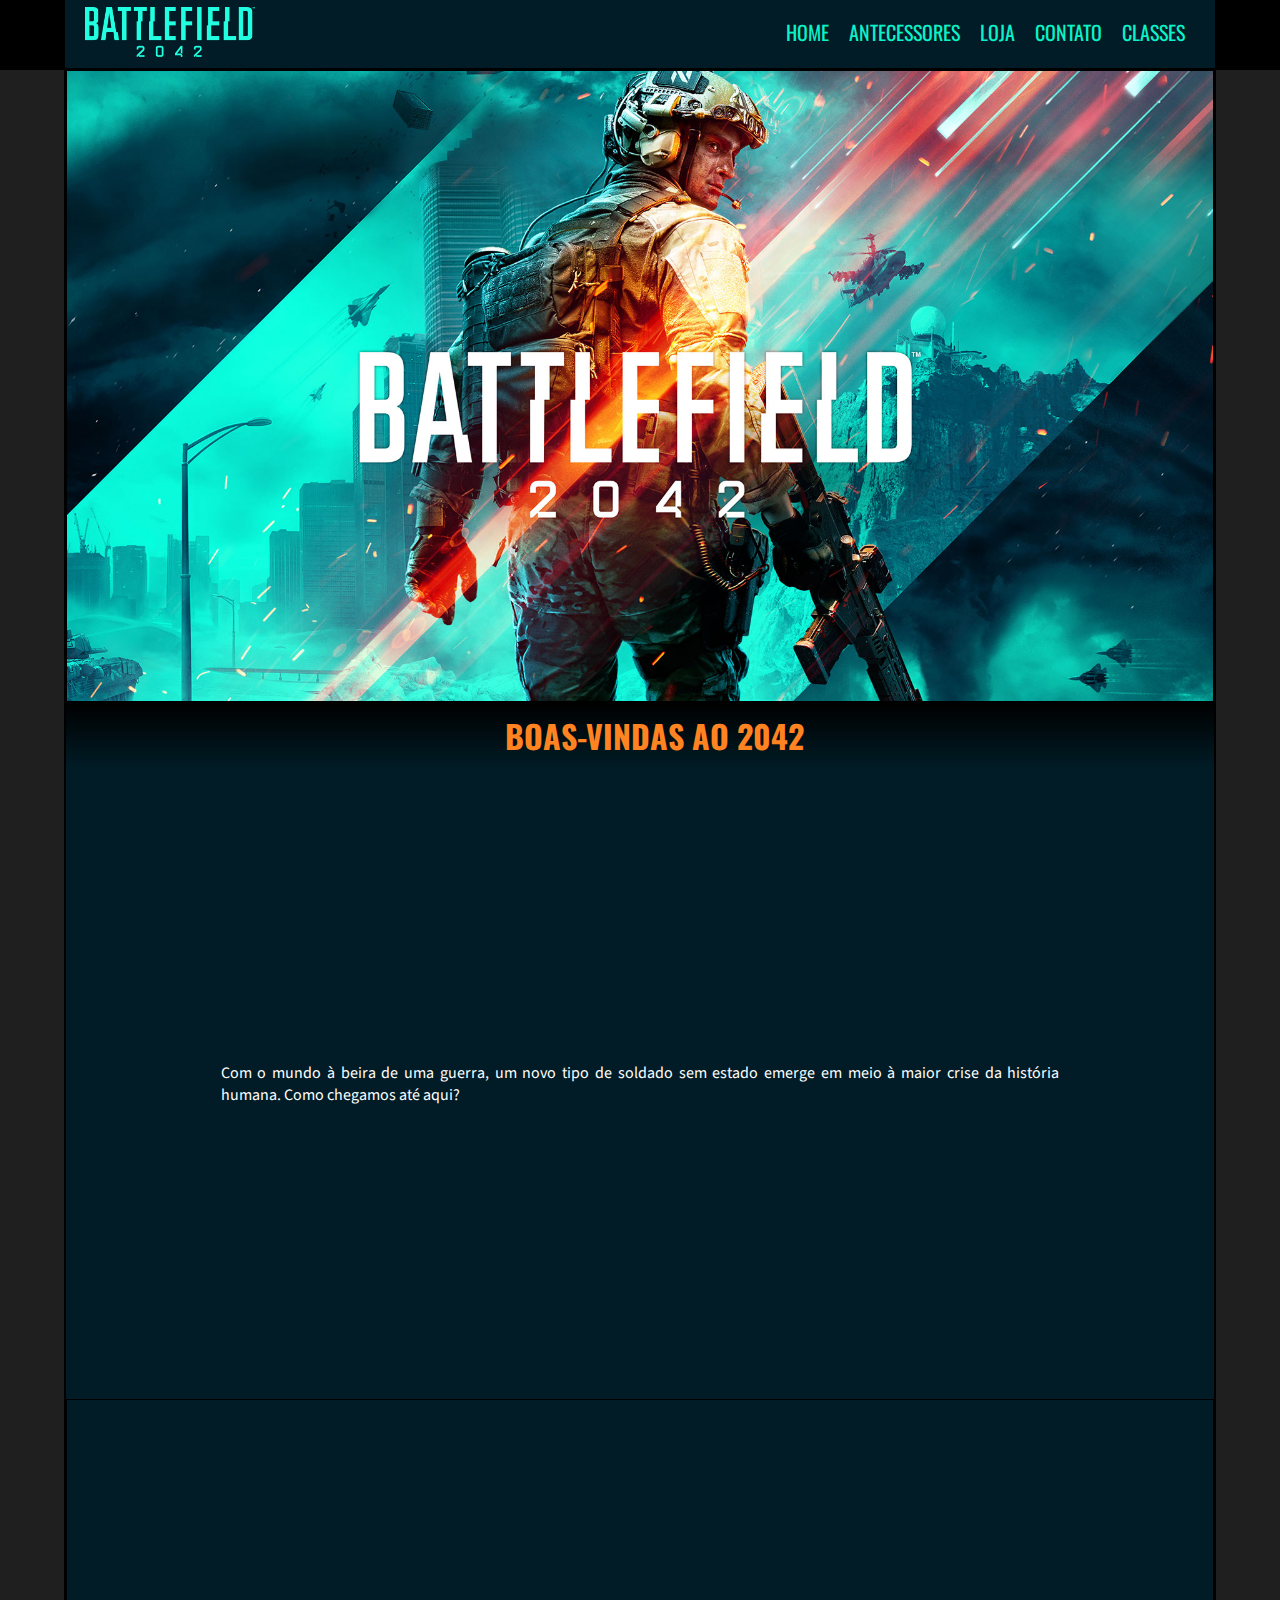
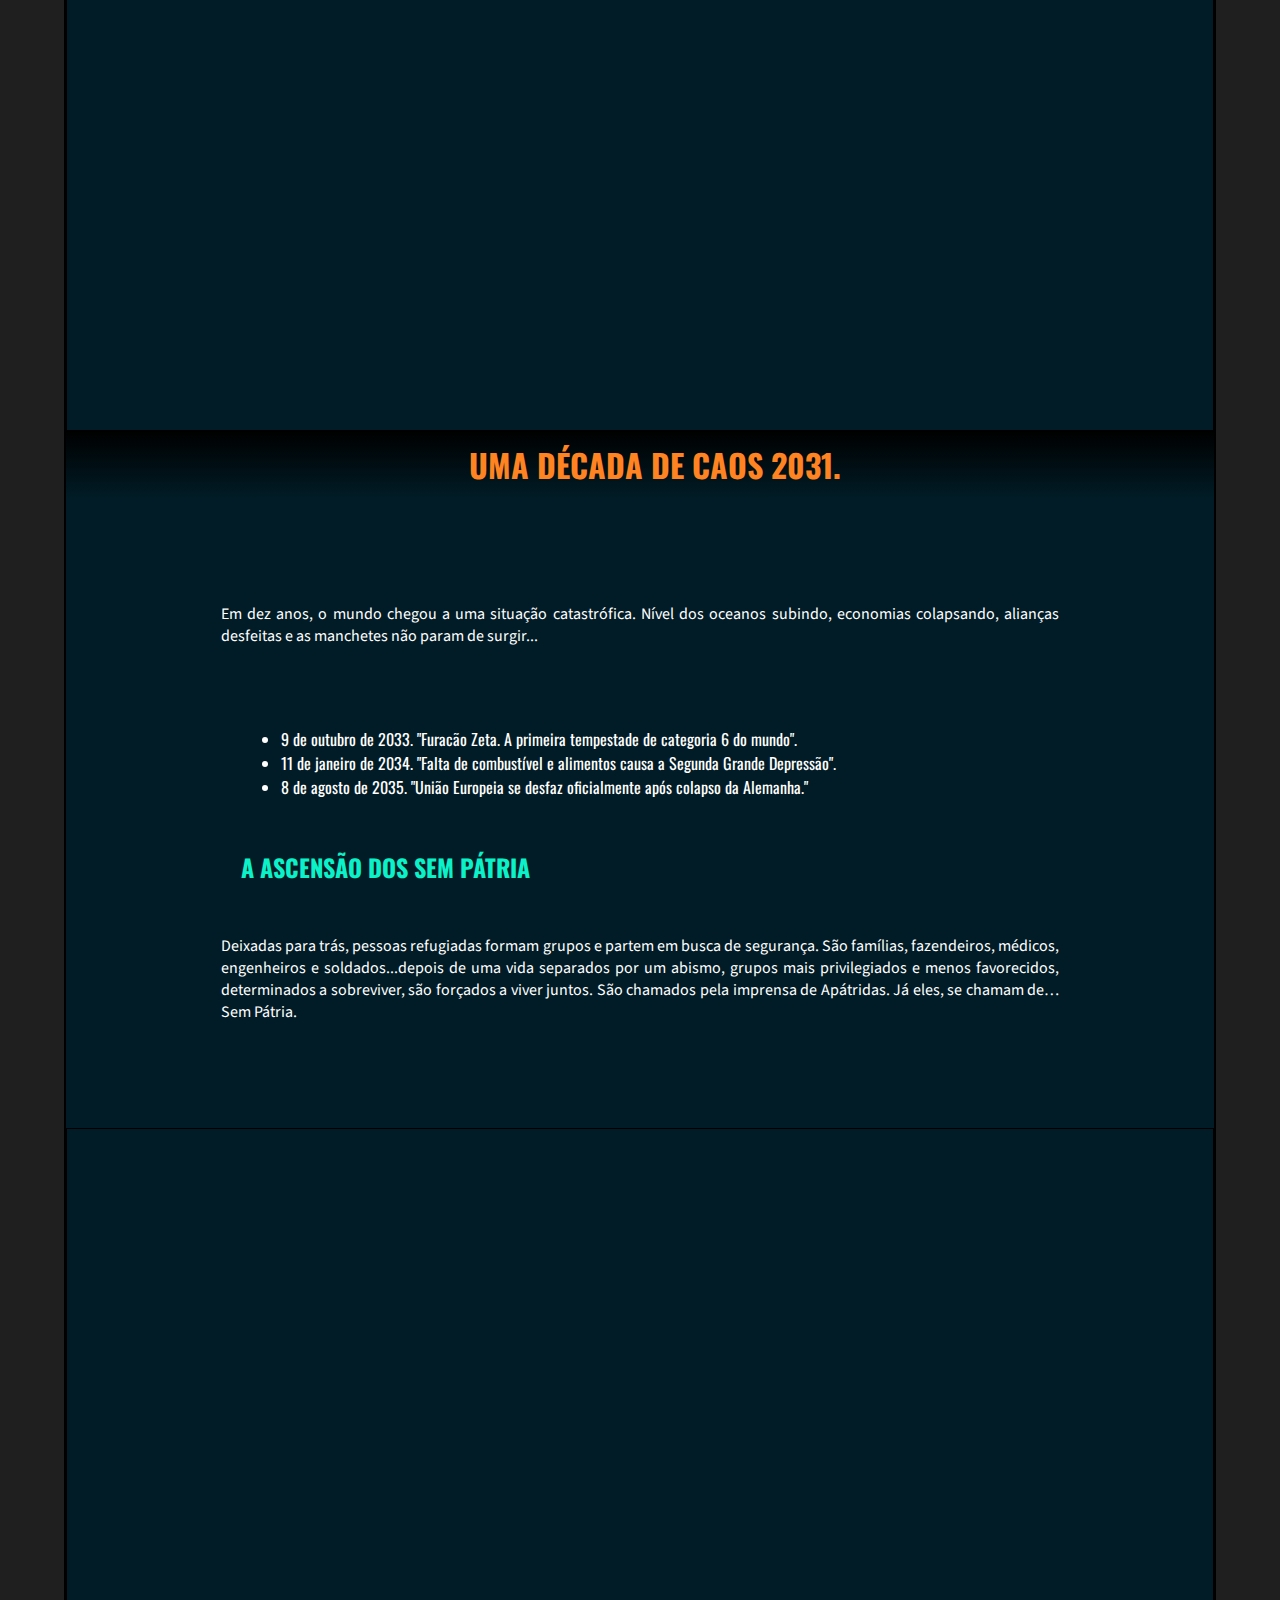
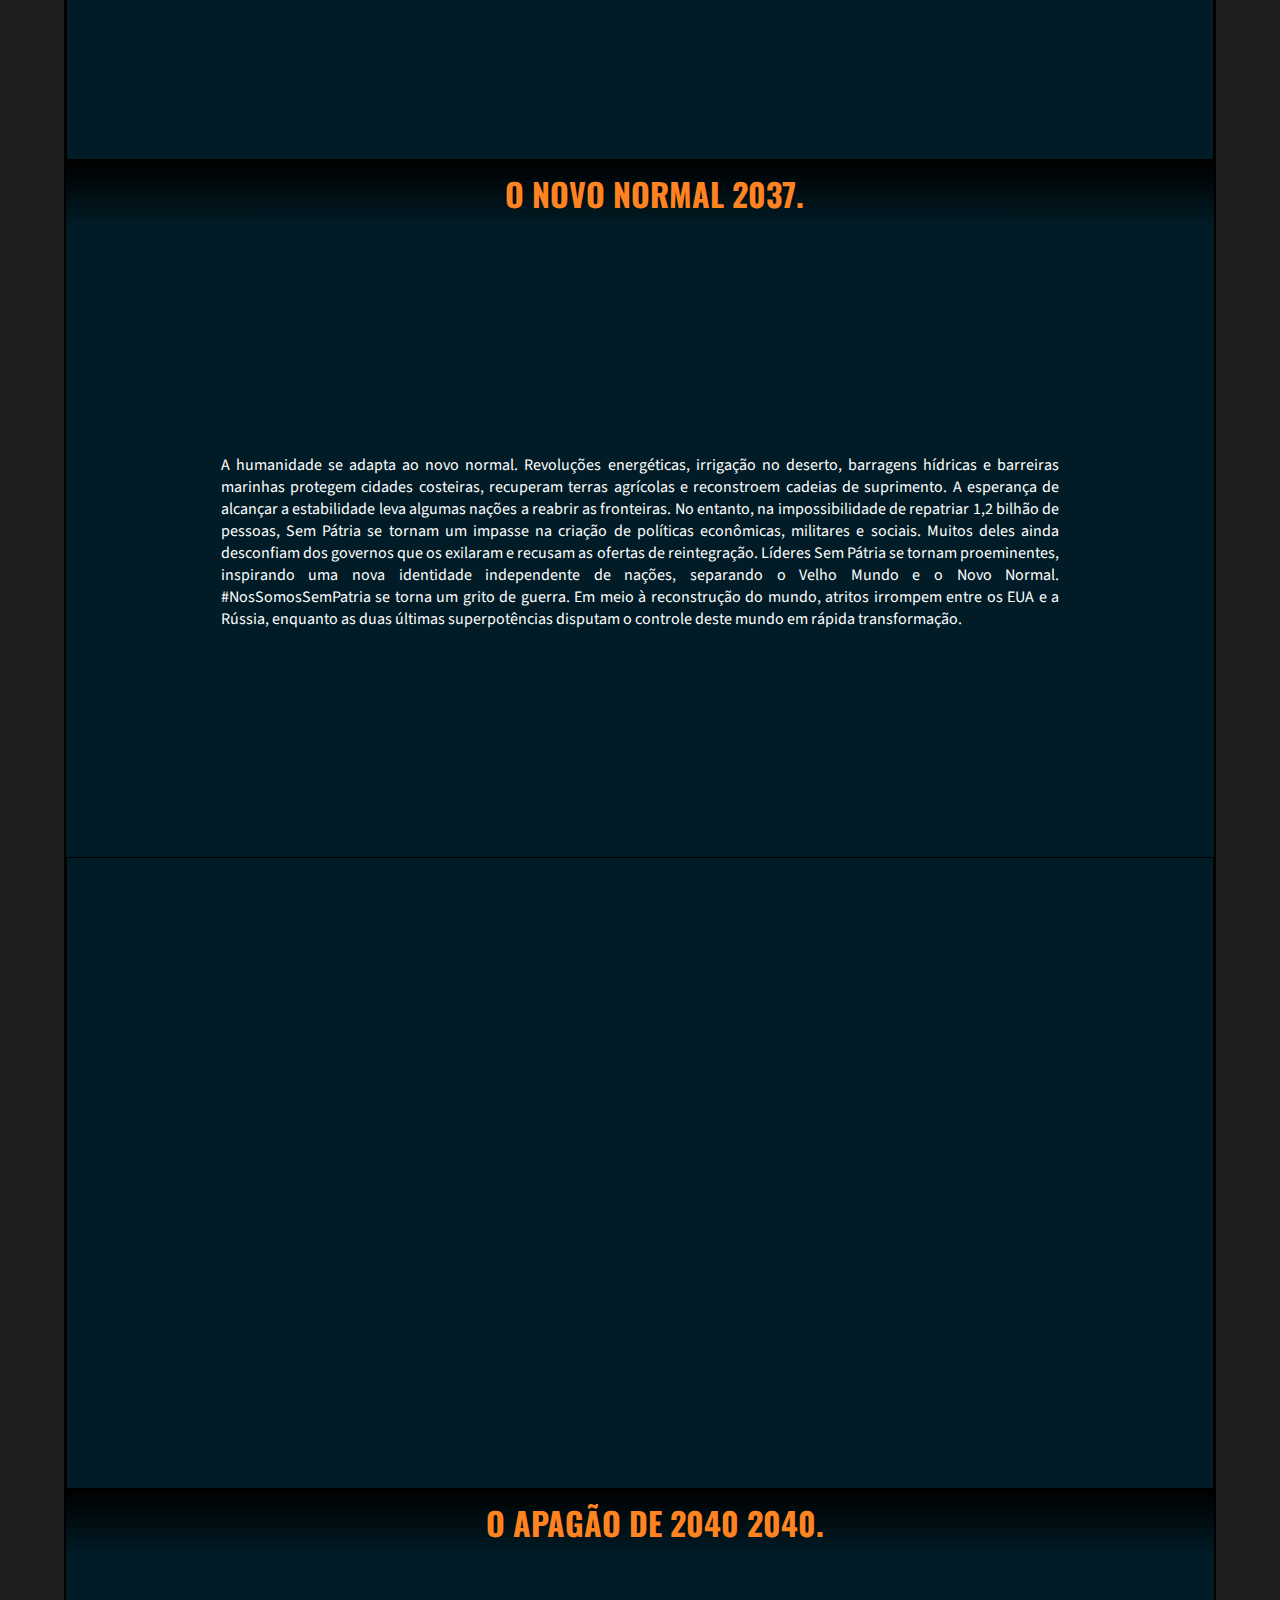
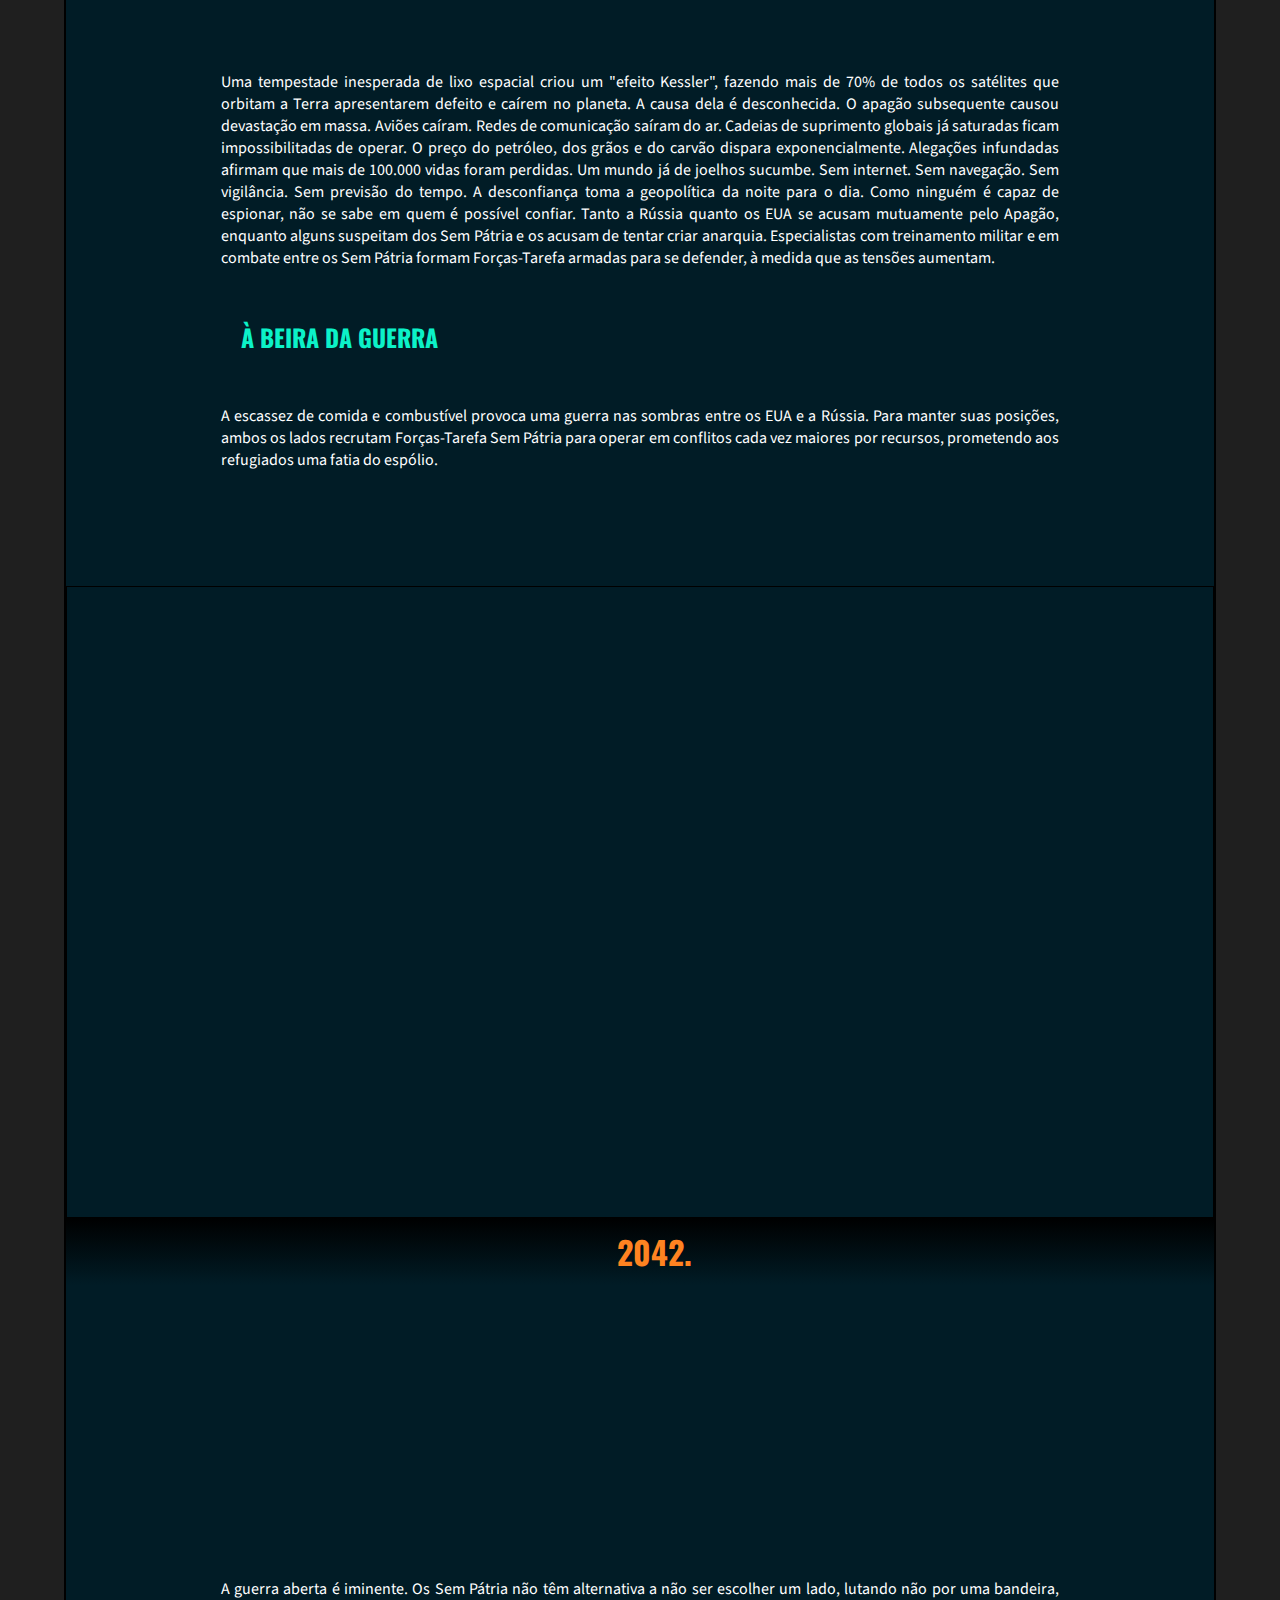
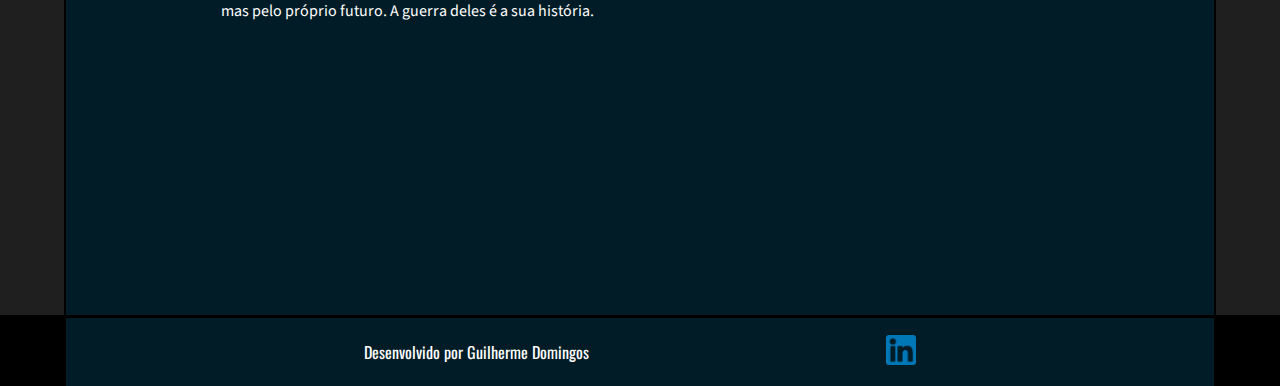
<file: site-battlefield/index.html>
<!DOCTYPE html>
<html lang="pt-br">
<head>
    <meta charset="UTF-8">
    <meta http-equiv="X-UA-Compatible" content="IE=edge">
    <meta name="viewport" content="width=device-width, initial-scale=1.0">
    <title>Battlefield 2042</title>
    <link rel="stylesheet" href="global.css">
    <link rel="stylesheet" href="local.css">
</head>
<body>

        <div class="cantos canto01"></div>
        <div class="cantos canto02"></div>
        <div class="cantos"></div>
        <div class="cantos"></div>
        <div class="cantos"></div>
        <div class="cantos"></div>
        <div class="cantos"></div>
        <header>
            <div class="logo"><a href="index.html"><img src="imagens/Battlefield_2042_logo.svg.png" alt="logo"></a></div>
        <div>        
            <nav>   
                <div id="menu-burguer">
                    <input type="checkbox" name="dropdown" id="dropdown">
                    <label id="caixa-menu" for="dropdown">
                        <div class="dropdown">
                            <div class="traço01"></div>
                            <div class="traço02"></div>
                            <div class="traço03"></div>
                        </div>
                    </label>
                    <div class="menu">
                        <ul>
                            <li>
                                <a href="index.html" class="link">HOME</a>
                                <div></div>
                            </li>
                            <li>
                                <a href="antecessores/antecessores.html" class="link">ANTECESSORES</a>
                                <div></div>
                            </li>
                            <li>
                                <a href="loja/loja.html" class="link">LOJA</a>
                                <div></div>
                            </li>
                            <li>
                                <a href="contato/contato.html" class="link">CONTATO</a>
                                <div></div>
                            </li>
                            <li>
                                <a href="classes/classes.html" class="link">CLASSES</a>
                                <div></div>
                            </li>
                        </ul>
                    </div>
                </div>
            </nav>
        </div>
            <div id="menu-linear">
                <ul>
                    <li>
                        <a href="index.html" class="link">HOME</a>
                        <div></div>
                    </li>
                    <li>
                        <a href="antecessores/antecessores.html" class="link">ANTECESSORES</a>
                        <div></div>
                    </li>
                    <li>
                        <a href="loja/loja.html" class="link">LOJA</a>
                        <div></div>
                    </li>
                    <li>
                        <a href="contato/contato.html" class="link">CONTATO</a>
                        <div></div>
                    </li>
                    <li>
                        <a href="classes/classes.html" class="link">CLASSES</a>
                        <div></div>
                    </li>
                </ul>
            </div>
        </header>
        <main>
            <div class="bg-top"></div>
                
                <article>
                    <h1>BOAS-VINDAS AO 2042</h1>
                    <div class="container-article">
                        <p>Com o mundo à beira de uma guerra, um novo tipo de soldado sem estado emerge em meio à maior crise da história humana. Como chegamos até aqui?</p>
                    </div>

                    <div class="bg01"></div>

                    <h1>UMA DÉCADA DE CAOS 2031.</h1>
                    <div class="container-article">
                        <p>Em dez anos, o mundo chegou a uma situação catastrófica. Nível dos oceanos subindo, economias colapsando, alianças desfeitas e as manchetes não param de surgir...</p>
                        <ul>
                            <li>
                                9 de outubro de 2033.
                                "Furacão Zeta. A primeira tempestade de categoria 6 do mundo".
                            </li>
                            <li>
                                11 de janeiro de 2034.
                                "Falta de combustível e alimentos causa a Segunda Grande Depressão".
                            </li>
                            <li>
                                8 de agosto de 2035.
                                "União Europeia se desfaz oficialmente após colapso da Alemanha."
                            </li>
                        </ul>
                        <h2>A ASCENSÃO DOS SEM PÁTRIA</h2>
                        <p>
                            Deixadas para trás, pessoas refugiadas formam grupos e partem em busca de segurança. São famílias, fazendeiros, médicos, engenheiros e soldados...depois de uma vida separados por um abismo, grupos mais privilegiados e menos favorecidos, determinados a sobreviver, são forçados a viver juntos.
                        
                            São chamados pela imprensa de Apátridas. Já eles, se chamam de…Sem Pátria.
                        </p>
                    </div>

                    <div class="bg02"></div>

                    <h1>O NOVO NORMAL 2037.</h1>
                    <div class="container-article">
                        <p>
                            A humanidade se adapta ao novo normal. Revoluções energéticas, irrigação no deserto, barragens hídricas e barreiras marinhas protegem cidades costeiras, recuperam terras agrícolas e reconstroem cadeias de suprimento. A esperança de alcançar a estabilidade leva algumas nações a reabrir as fronteiras.
                        
                            No entanto, na impossibilidade de repatriar 1,2 bilhão de pessoas, Sem Pátria se tornam um impasse na criação de políticas econômicas, militares e sociais. Muitos deles ainda desconfiam dos governos que os exilaram e recusam as ofertas de reintegração. Líderes Sem Pátria se tornam proeminentes, inspirando uma nova identidade independente de nações, separando o Velho Mundo e o Novo Normal. #NosSomosSemPatria se torna um grito de guerra.
                        
                            Em meio à reconstrução do mundo, atritos irrompem entre os EUA e a Rússia, enquanto as duas últimas superpotências disputam o controle deste mundo em rápida transformação.
                        </p>
                    </div>

                    <div class="bg03"></div>
                    
                    <h1>O APAGÃO DE 2040 2040.</h1>
                    <div class="container-article">
                        <p>
                            Uma tempestade inesperada de lixo espacial criou um "efeito Kessler", fazendo mais de 70% de todos os satélites que orbitam a Terra apresentarem defeito e caírem no planeta. A causa dela é desconhecida.
                        
                            O apagão subsequente causou devastação em massa. Aviões caíram. Redes de comunicação saíram do ar. Cadeias de suprimento globais já saturadas ficam impossibilitadas de operar. O preço do petróleo, dos grãos e do carvão dispara exponencialmente. Alegações infundadas afirmam que mais de 100.000 vidas foram perdidas.
                        
                            Um mundo já de joelhos sucumbe. Sem internet. Sem navegação. Sem vigilância. Sem previsão do tempo.
                        
                            A desconfiança toma a geopolítica da noite para o dia. Como ninguém é capaz de espionar, não se sabe em quem é possível confiar. Tanto a Rússia quanto os EUA se acusam mutuamente pelo Apagão, enquanto alguns suspeitam dos Sem Pátria e os acusam de tentar criar anarquia.
                        
                            Especialistas com treinamento militar e em combate entre os Sem Pátria formam Forças-Tarefa armadas para se defender, à medida que as tensões aumentam.
                        </p>
                        <h2>À BEIRA DA GUERRA</h2>
                        <p>A escassez de comida e combustível provoca uma guerra nas sombras entre os EUA e a Rússia. Para manter suas posições, ambos os lados recrutam Forças-Tarefa Sem Pátria para operar em conflitos cada vez maiores por recursos, prometendo aos refugiados uma fatia do espólio.</p>
                    </div>

                    <div class="bg04"></div>

                    <h1>2042.</h1>
                    <div class="container-article">
                        <p>
                            A guerra aberta é iminente. Os Sem Pátria não têm alternativa a não ser escolher um lado, lutando não por uma bandeira, mas pelo próprio futuro.
                        
                            A guerra deles é a sua história.
                        </p>
                    </div>
            </article>
        </main>

        <footer>
            <div>
                <p>Desenvolvido por Guilherme Domingos</p>
            </div>
            <div>
                <a href="https://www.linkedin.com/in/guilherme-domingos-18b510118/" target="_blank"><img src="imagens/linkedin.png" alt="social-media"></a>
            </div>            
        </footer>


</body>
</html>
</file>
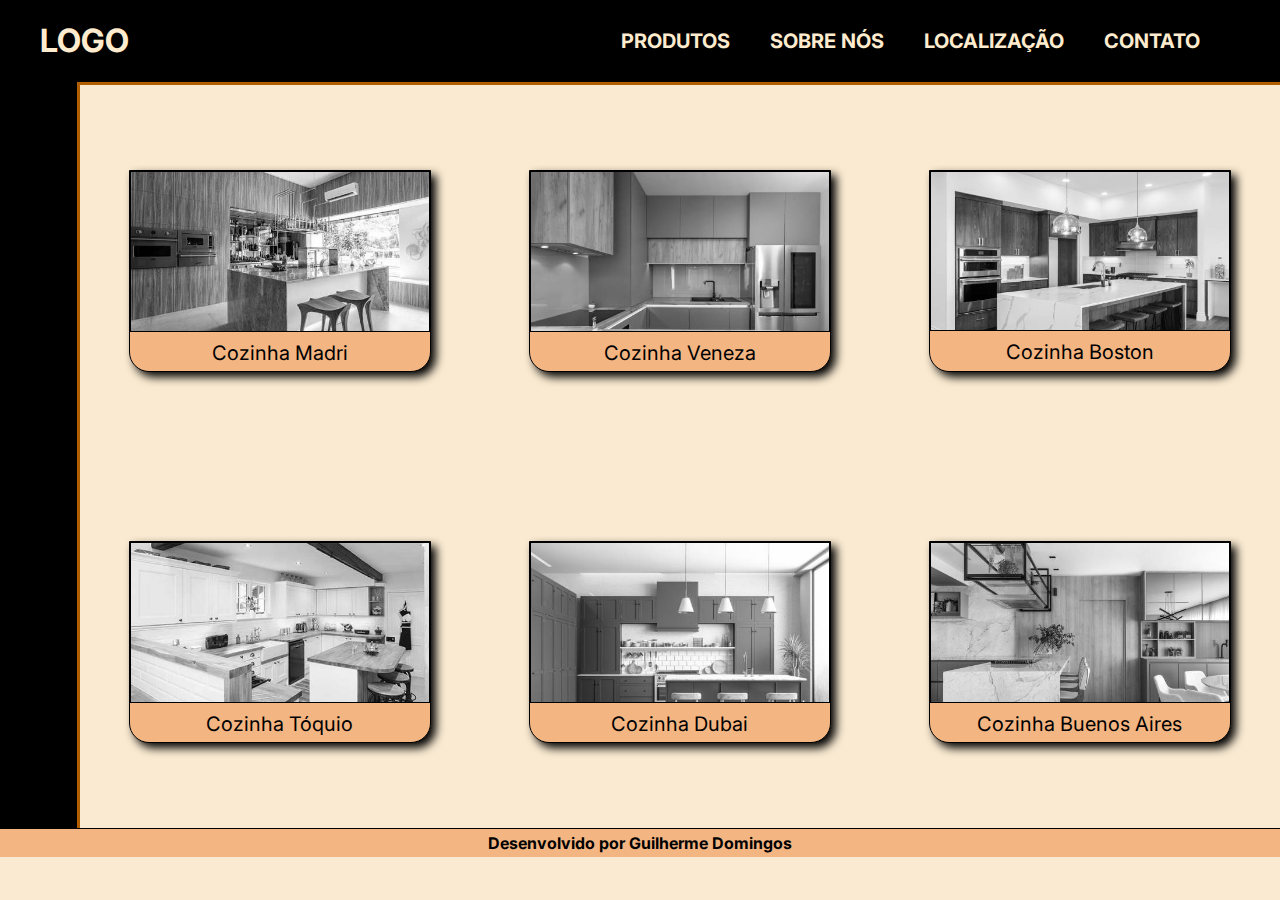
<file: Template-cozinha-planejada/index.html>
<!DOCTYPE html>
<html lang="pt-br">
<head>
    <meta charset="UTF-8">
    <meta http-equiv="X-UA-Compatible" content="IE=edge">
    <meta name="viewport" content="width=device-width, initial-scale=1.0">
    <title>Display Grid</title>
    <link rel="stylesheet" href="style.css">
</head>
<body>
    <div class="container">
        <header>
            <div class="logo">
                <h1>LOGO</h1>
            </div>

            <nav>
                <ul>
                    <li><a href="#">PRODUTOS</a></li>
                    <li><a href="#">SOBRE NÓS</a></li>
                    <li><a href="#">LOCALIZAÇÃO</a></li>
                    <li><a href="#">CONTATO</a></li>
                </ul>
            </nav>
        </header>

        <main>
            <div class="lat">
            
            </div>

            <div class="produtos">
            <div class="item">
                <img src="imagens/01.jpg" alt="">
                <p>Cozinha Madri</p>
            </div>
            <div class="item">
                <img src="imagens/02.jpg" alt="">
                <p>Cozinha Veneza</p>
            </div>
            <div class="item">
                <img src="imagens/03.jpg" alt="">
                <p>Cozinha Boston</p>
            </div>
            <div class="item">
                <img src="imagens/04.jpg" alt="">
                <p>Cozinha Tóquio</p>
            </div>
            <div class="item">
                <img src="imagens/05.jpg" alt="">
                <p>Cozinha Dubai</p>
            </div>
            <div class="item">
                <img src="imagens/06.jpg" alt="">
                <p>Cozinha Buenos Aires</p>
            </div>
            </div>
        </main>

        <footer>
            <p>Desenvolvido por Guilherme Domingos</p>
        </footer>
    </div>
</body>
</html>
</file>
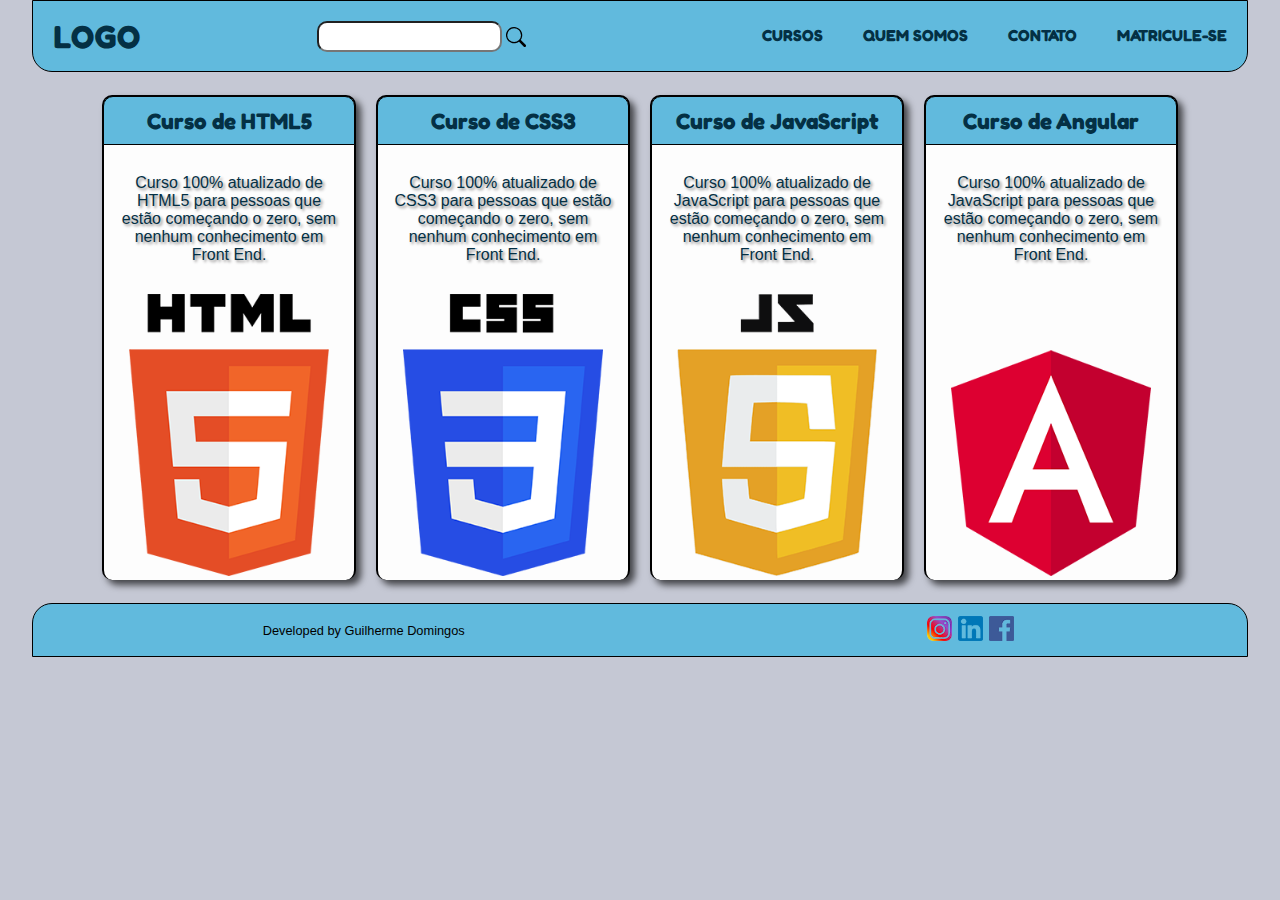
<file: Template-de-tecnologia/index.html>
<!DOCTYPE html>
<html lang="pt-br">
<head>
    <meta charset="UTF-8">
    <meta http-equiv="X-UA-Compatible" content="IE=edge">
    <meta name="viewport" content="width=device-width, initial-scale=1.0">
    <title>ESTUDANTE.COM</title>
    <link rel="stylesheet" href="globalstyle.css">

</head>
<body>
    <header>
        <div class="container-header">
            <div class="logo">
                <h1>LOGO</h1>
            </div>
            <div>
                <input type="text">
                <a href="#"><img src="imagens/search.svg" alt=""></a>
            </div>
            <nav class="menu">
                <ul>
                    <li><a class="link-menu" href="#">CURSOS</a></li>
                    <li><a class="link-menu" href="#">QUEM SOMOS</a></li>
                    <li><a class="link-menu" href="#">CONTATO</a></li>
                    <li><a class="link-menu-ultimo" href="#">MATRICULE-SE</a></li>                    
                </ul>
            </nav>
        </div>  
    </header>
    <main>
        <div class="container-main">
            <div>
                <div class="titulo">
                    <h1>Curso de HTML5</h1>
                </div>
                <p>Curso 100% atualizado de HTML5 para pessoas que estão começando o zero, sem nenhum conhecimento em Front End.</p>
                <img src="imagens/html5.png" alt="">
            </div>
            <div>
                <div class="titulo">
                    <h1>Curso de CSS3</h1>
                </div>
                <p>Curso 100% atualizado de CSS3 para pessoas que estão começando o zero, sem nenhum conhecimento em Front End.</p>
                <img src="imagens/css3.png" alt="">
            </div>
            <div>
                <div class="titulo">
                    <h1>Curso de JavaScript</h1>
                </div>
                <p>Curso 100% atualizado de JavaScript para pessoas que estão começando o zero, sem nenhum conhecimento em Front End.</p>
                <img src="imagens/JavaScript-logo.png" alt="">
            </div>
            <div>
                <div class="titulo">
                    <h1>Curso de Angular</h1>
                </div>
                <p>Curso 100% atualizado de JavaScript para pessoas que estão começando o zero, sem nenhum conhecimento em Front End.</p>
                <img src="imagens/AngularJS-Shield-huge2.png" alt="">
            </div>
        </div>
    </main>
    <footer>
        <div>
            <P>Developed by Guilherme Domingos</P>
        </div>
        <div class="social">
            <a href="#"><img src="imagens/1200px-Instagram-Icon.png" alt=""></a>
            <a href="#"><img src="imagens/174857.png" alt=""></a>
            <a href="#"><img src="imagens/facebook-flat-vector-logo-400x400.png" alt=""></a>
        </div>
    </footer>
</body>
</html>
</file>
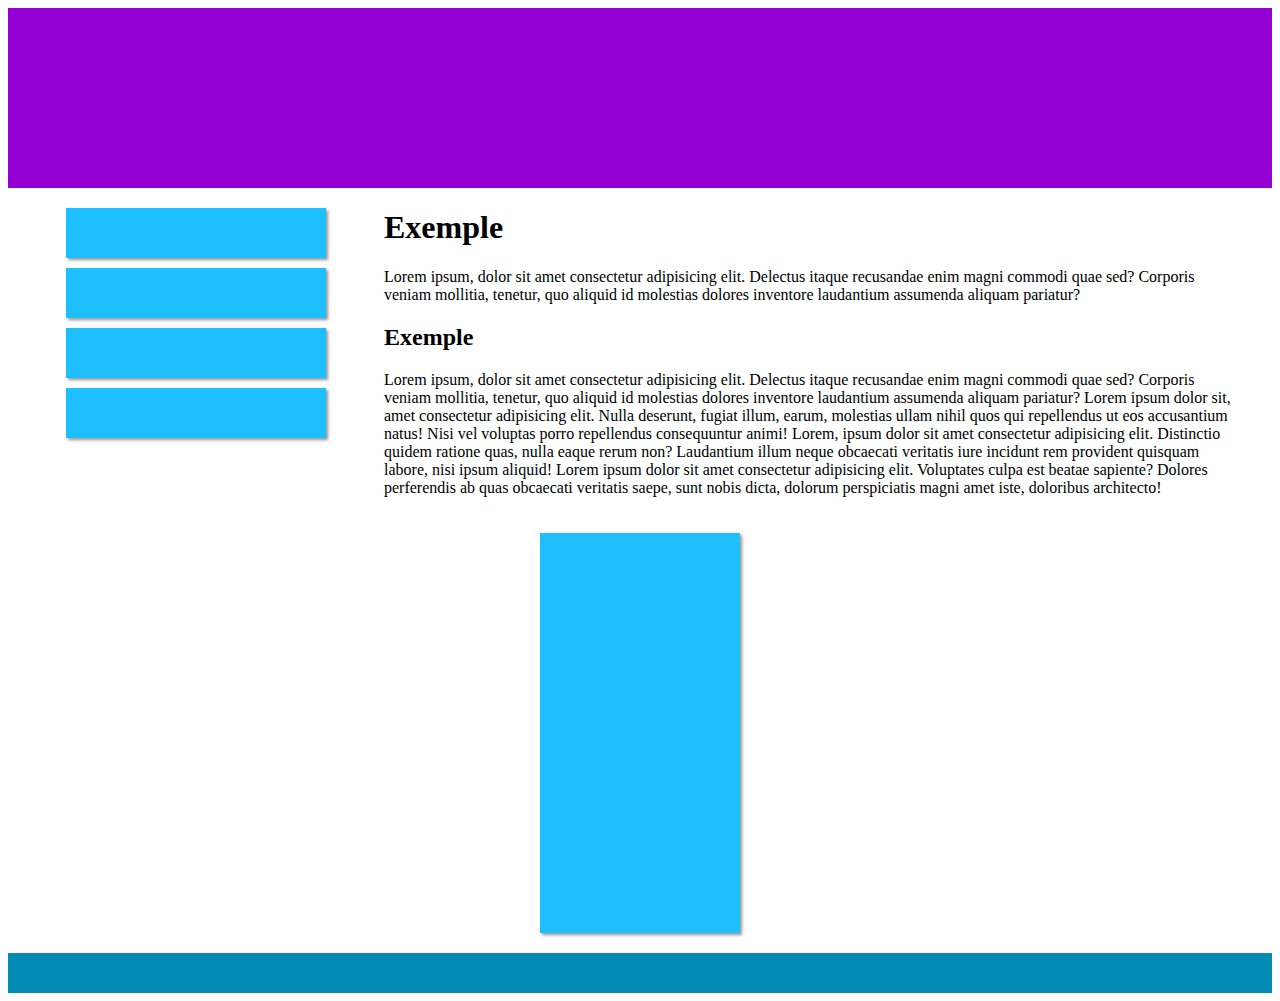
<file: Biblioteca-particular-html-css/template-responsivo.html>
<!DOCTYPE html>
<html lang="pt-br">
<head>
    <meta charset="UTF-8">
    <meta http-equiv="X-UA-Compatible" content="IE=edge">
    <meta name="viewport" content="width=device-width, initial-scale=1.0">
    <title>Document</title>
    <style>

        body{
            background-color: white;
        }

        header{
            height: 180px;
            background-color: darkviolet;
        }

        main{
            min-height: 553px;
            display: flex;
            justify-content: space-evenly;
            flex-wrap: wrap;
        }

        main > nav{
            min-width: 200px;
            width: 280px;
            margin: 10px;
        }

        main > nav > div{
            height: 50px;
            background-color: rgb(30, 191, 255);
            margin: 10px;
            box-shadow: 2px 2px 3px rgba(0, 0, 0, 0.432);
        }

        article{
            min-width: 200px;
            max-width: 850px;
        }

        main> div{
            min-height: 400px;
            min-width: 200px;
            background-color: rgb(30, 191, 255);
            margin: 20px;
            box-shadow: 2px 2px 3px rgba(0, 0, 0, 0.432);
        }

        footer{
            height: 40px;
            background-color: rgb(0, 138, 180);
        }
    </style>
</head>
<body>
    <header></header>

    <main>
        <nav>
            <div></div>
            <div></div>
            <div></div>
            <div></div>
        </nav>
        <article>
            <h1>Exemple</h1>
            <p>Lorem ipsum, dolor sit amet consectetur adipisicing elit. Delectus itaque recusandae enim magni commodi quae sed? Corporis veniam mollitia, tenetur, quo aliquid id molestias dolores inventore laudantium assumenda aliquam pariatur?</p>
            <h2>Exemple</h2>
            <p>Lorem ipsum, dolor sit amet consectetur adipisicing elit. Delectus itaque recusandae enim magni commodi quae sed? Corporis veniam mollitia, tenetur, quo aliquid id molestias dolores inventore laudantium assumenda aliquam pariatur? Lorem ipsum dolor sit, amet consectetur adipisicing elit. Nulla deserunt, fugiat illum, earum, molestias ullam nihil quos qui repellendus ut eos accusantium natus! Nisi vel voluptas porro repellendus consequuntur animi! Lorem, ipsum dolor sit amet consectetur adipisicing elit. Distinctio quidem ratione quas, nulla eaque rerum non? Laudantium illum neque obcaecati veritatis iure incidunt rem provident quisquam labore, nisi ipsum aliquid! Lorem ipsum dolor sit amet consectetur adipisicing elit. Voluptates culpa est beatae sapiente? Dolores perferendis ab quas obcaecati veritatis saepe, sunt nobis dicta, dolorum perspiciatis magni amet iste, doloribus architecto!      </p>
        </article>
        <div></div>
    </main>

    <footer></footer>
</body>
</html>
</file>
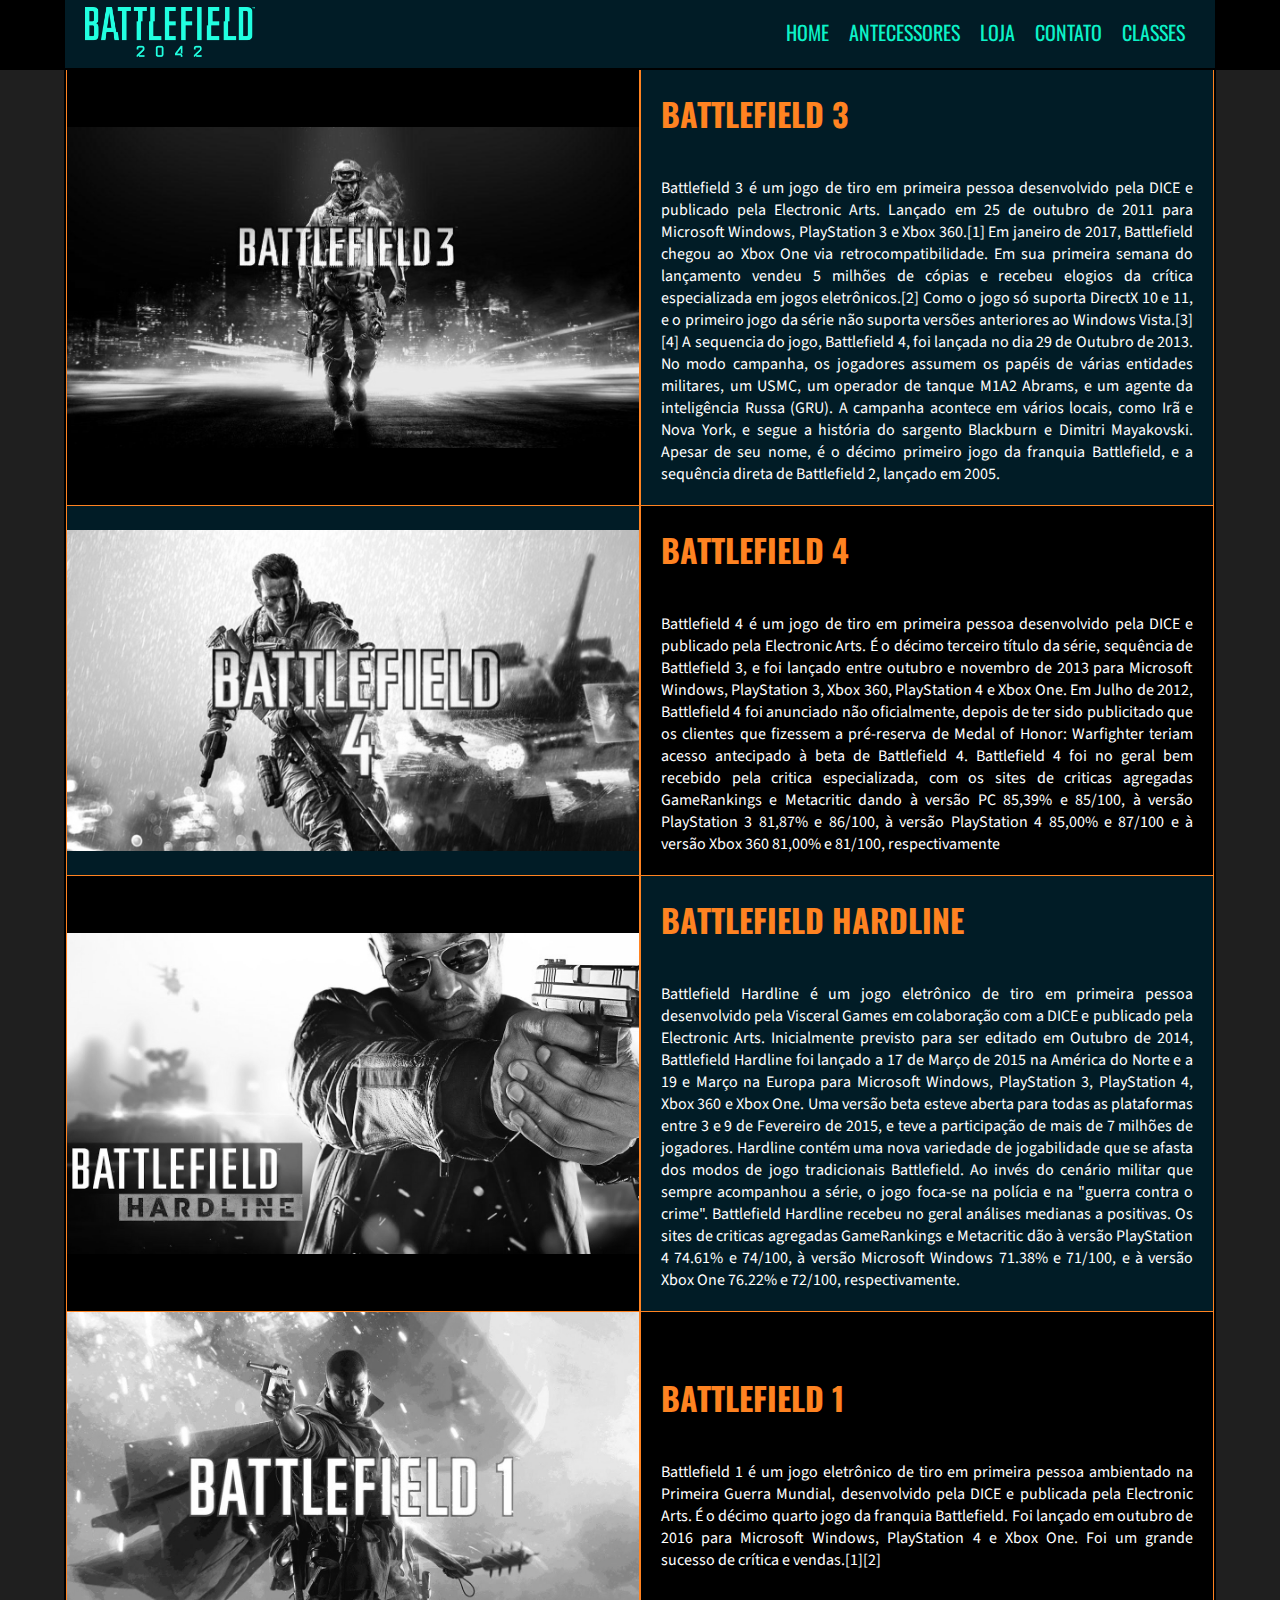
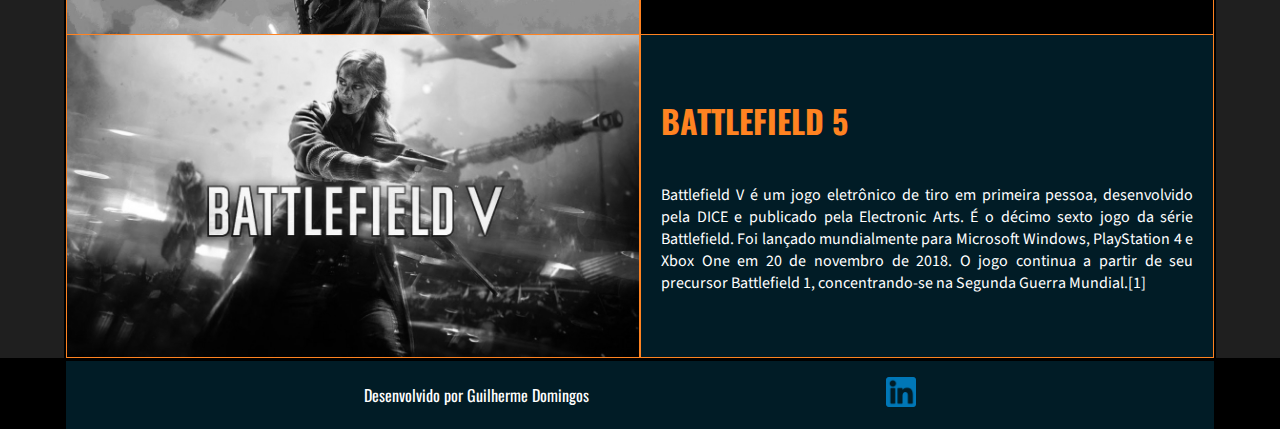
<file: site-battlefield/antecessores/antecessores.html>
<!DOCTYPE html>
<html lang="pt-br">
<head>
    <meta charset="UTF-8">
    <meta http-equiv="X-UA-Compatible" content="IE=edge">
    <meta name="viewport" content="width=device-width, initial-scale=1.0">
    <title>Battlefield 2042</title>
    <link rel="stylesheet" href="local.css">    
    <link rel="stylesheet" href="../global.css">
</head>
<body>

        <div class="cantos canto01"></div>
        <div class="cantos canto02"></div>
        <div class="cantos"></div>
        <div class="cantos"></div>
        <div class="cantos"></div>
        <div class="cantos"></div>
        <div class="cantos"></div>
        <header>
            <div class="logo"><a href="../index.html"><img src="../imagens/Battlefield_2042_logo.svg.png" alt="logo"></a></div>
            <div>
                <nav>   
                    <div id="menu-burguer">
                        <input type="checkbox" name="dropdown" id="dropdown">
                        <label id="caixa-menu" for="dropdown">
                            <div class="dropdown">
                                <div class="traço01"></div>
                                <div class="traço02"></div>
                                <div class="traço03"></div>
                            </div>
                        </label>
                        <div class="menu">
                            <ul>
                                <li>
                                    <a href="../index.html" class="link">HOME</a>
                                    <div></div>
                                </li>
                                <li>
                                    <a href="antecessores.html" class="link">ANTECESSORES</a>
                                    <div></div>
                                </li>
                                <li>
                                    <a href="../loja/loja.html" class="link">LOJA</a>
                                    <div></div>
                                </li>
                                <li>
                                    <a href="../contato/contato.html" class="link">CONTATO</a>
                                    <div></div>
                                </li>
                                <li>
                                    <a href="../classes/classes.html" class="link">CLASSES</a>
                                    <div></div>
                                </li>
                            </ul>
                        </div>
                    </div>
                </nav>
            </div>
            <div id="menu-linear">
                <ul>
                    <li>
                        <a href="../index.html" class="link">HOME</a>
                        <div></div>
                    </li>
                    <li>
                        <a href="antecessores.html" class="link">ANTECESSORES</a>
                        <div></div>
                    </li>
                    <li>
                        <a href="../loja/loja.html" class="link">LOJA</a>
                        <div></div>
                    </li>
                    <li>
                        <a href="../contato/contato.html" class="link">CONTATO</a>
                        <div></div>
                    </li>
                    <li>
                        <a href="../classes/classes.html" class="link">CLASSES</a>
                        <div></div>
                    </li>
                </ul>
            </div>
        </header>
        <main>
            <div class="img-artigo pintar"><img src="imagens/bf3.jpg" alt="bf3"></div>

            <div class="artigo">
                <h1>BATTLEFIELD 3</h1>
                <p>Battlefield 3 é um jogo de tiro em primeira pessoa desenvolvido pela DICE e publicado pela Electronic Arts. Lançado em 25 de outubro de 2011 para Microsoft Windows, PlayStation 3 e Xbox 360.[1] Em janeiro de 2017, Battlefield chegou ao Xbox One via retrocompatibilidade. Em sua primeira semana do lançamento vendeu 5 milhões de cópias e recebeu elogios da crítica especializada em jogos eletrônicos.[2] Como o jogo só suporta DirectX 10 e 11, e o primeiro jogo da série não suporta versões anteriores ao Windows Vista.[3][4] A sequencia do jogo, Battlefield 4, foi lançada no dia 29 de Outubro de 2013.
                No modo campanha, os jogadores assumem os papéis de várias entidades militares, um USMC, um operador de tanque M1A2 Abrams, e um agente da inteligência Russa (GRU). A campanha acontece em vários locais, como Irã e Nova York, e segue a história do sargento Blackburn e Dimitri Mayakovski. Apesar de seu nome, é o décimo primeiro jogo da franquia Battlefield, e a sequência direta de Battlefield 2, lançado em 2005.</p>
            </div>

            <div class="img-artigo"><img src="imagens/bf4.jpeg" alt="bf4"></div>

            <div class="artigo pintar">
                <h1>BATTLEFIELD 4</h1>
                <p>Battlefield 4 é um jogo de tiro em primeira pessoa desenvolvido pela DICE e publicado pela Electronic Arts. É o décimo terceiro título da série, sequência de Battlefield 3, e foi lançado entre outubro e novembro de 2013 para Microsoft Windows, PlayStation 3, Xbox 360, PlayStation 4 e Xbox One.
                Em Julho de 2012, Battlefield 4 foi anunciado não oficialmente, depois de ter sido publicitado que os clientes que fizessem a pré-reserva de Medal of Honor: Warfighter teriam acesso antecipado à beta de Battlefield 4.
                
                Battlefield 4 foi no geral bem recebido pela critica especializada, com os sites de criticas agregadas GameRankings e Metacritic dando à versão PC 85,39% e 85/100, à versão PlayStation 3 81,87% e 86/100, à versão PlayStation 4 85,00% e 87/100 e à versão Xbox 360 81,00% e 81/100, respectivamente</p>
            </div>

            <div class="img-artigo pintar"><img src="imagens/bfhardline.jpg" alt="bfhardline"></div>

            <div class="artigo">
                <h1>BATTLEFIELD HARDLINE</h1>
                <p>Battlefield Hardline é um jogo eletrônico de tiro em primeira pessoa desenvolvido pela Visceral Games em colaboração com a DICE e publicado pela Electronic Arts. Inicialmente previsto para ser editado em Outubro de 2014, Battlefield Hardline foi lançado a 17 de Março de 2015 na América do Norte e a 19 e Março na Europa para Microsoft Windows, PlayStation 3, PlayStation 4, Xbox 360 e Xbox One. Uma versão beta esteve aberta para todas as plataformas entre 3 e 9 de Fevereiro de 2015, e teve a participação de mais de 7 milhões de jogadores.
                Hardline contém uma nova variedade de jogabilidade que se afasta dos modos de jogo tradicionais Battlefield. Ao invés do cenário militar que sempre acompanhou a série, o jogo foca-se na polícia e na "guerra contra o crime".
                
                Battlefield Hardline recebeu no geral análises medianas a positivas. Os sites de criticas agregadas GameRankings e Metacritic dão à versão PlayStation 4 74.61% e 74/100, à versão Microsoft Windows 71.38% e 71/100, e à versão Xbox One 76.22% e 72/100, respectivamente.</p>
            </div>

            <div class="img-artigo"><img src="imagens/bf1.jpg" alt="bf1"></div>

            <div class="artigo pintar">
                <h1>BATTLEFIELD 1</h1>
                <p>Battlefield 1 é um jogo eletrônico de tiro em primeira pessoa ambientado na Primeira Guerra Mundial, desenvolvido pela DICE e publicada pela Electronic Arts. É o décimo quarto jogo da franquia Battlefield. Foi lançado em outubro de 2016 para Microsoft Windows, PlayStation 4 e Xbox One. Foi um grande sucesso de crítica e vendas.[1][2]</p>
            </div>

            <div class="img-artigo pintar"><img src="imagens/bf5.jpg" alt="bf5"></div>

            <div class="artigo">
                <h1>BATTLEFIELD 5</h1>
                <p>Battlefield V é um jogo eletrônico de tiro em primeira pessoa, desenvolvido pela DICE e publicado pela Electronic Arts. É o décimo sexto jogo da série Battlefield. Foi lançado mundialmente para Microsoft Windows, PlayStation 4 e Xbox One em 20 de novembro de 2018. O jogo continua a partir de seu precursor Battlefield 1, concentrando-se na Segunda Guerra Mundial.[1]</p>
            </div>
        </main>

        <footer>
            <div>
                <p>Desenvolvido por Guilherme Domingos</p>
            </div>
            <div>
                <a href="https://www.linkedin.com/in/guilherme-domingos-18b510118/" target="_blank"><img src="../imagens/linkedin.png" alt="social-media"></a>
            </div>       
        </footer>


</body>
</html>
</file>
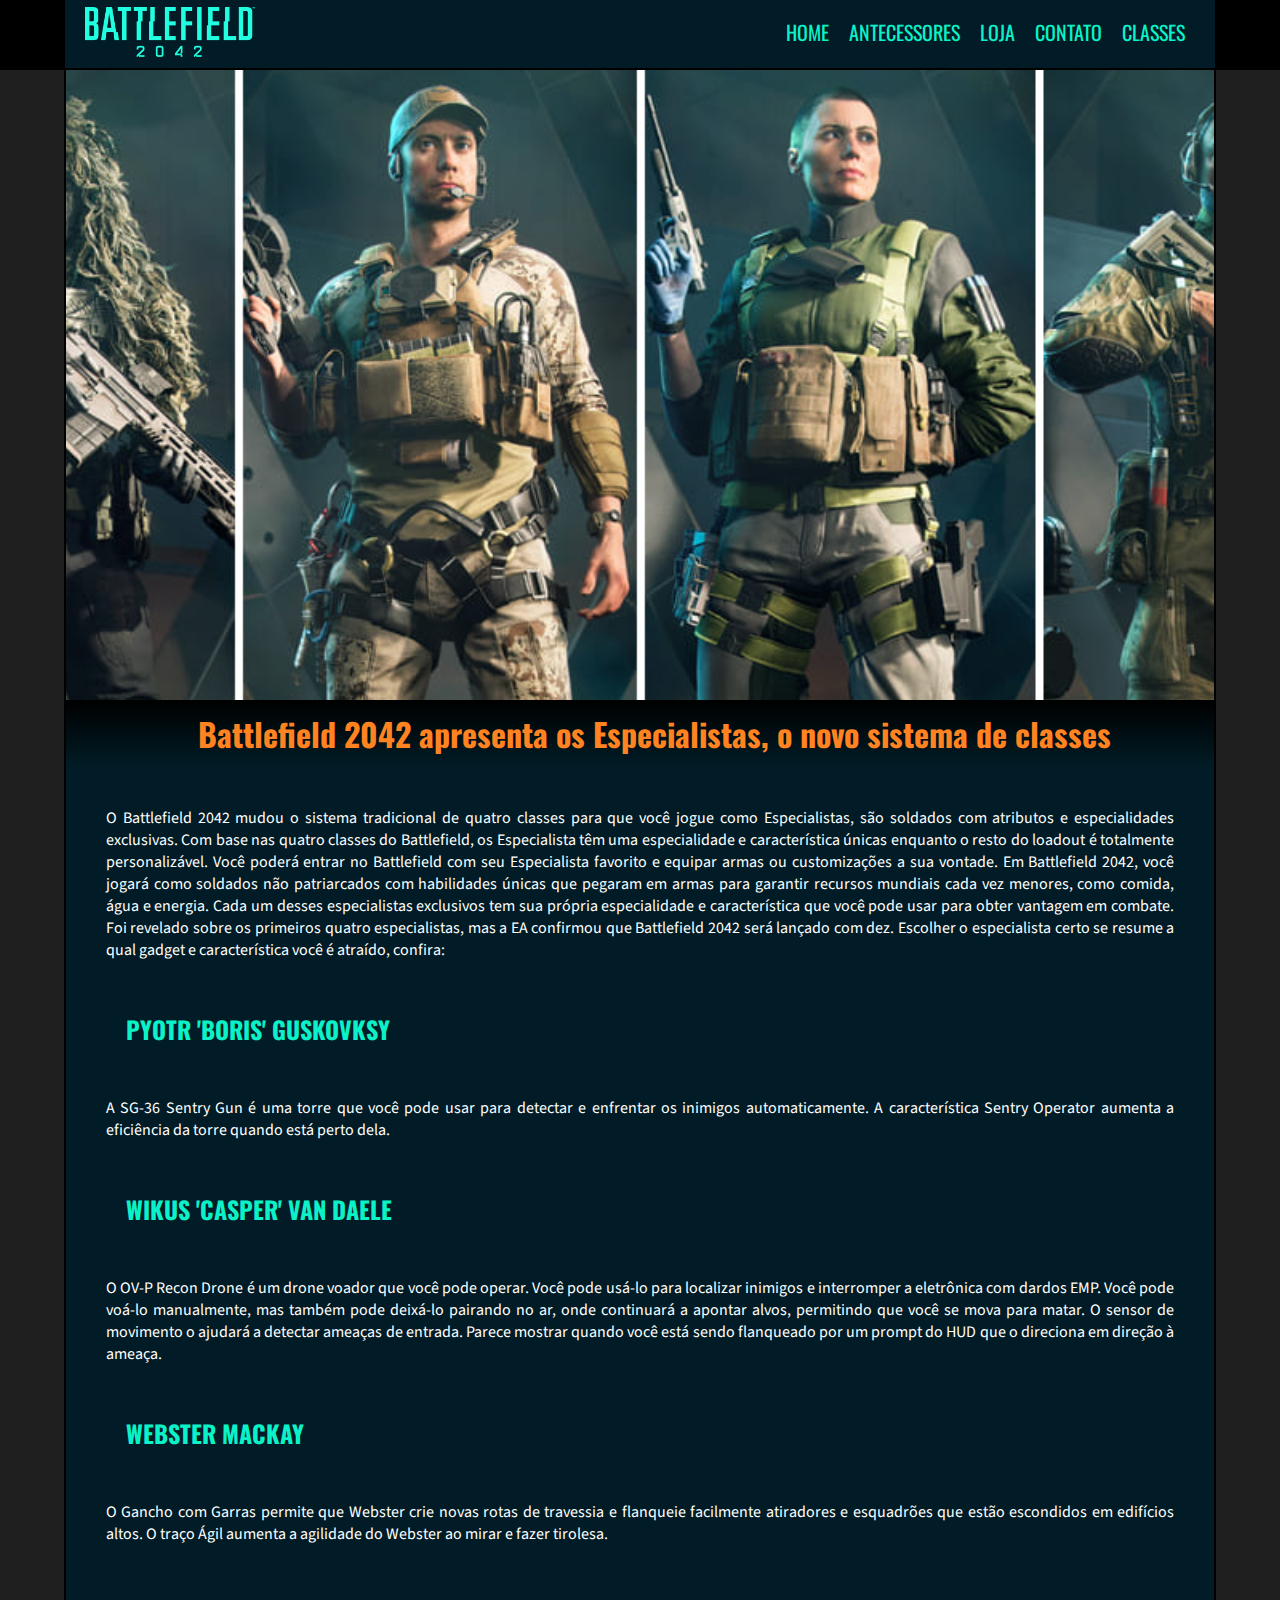
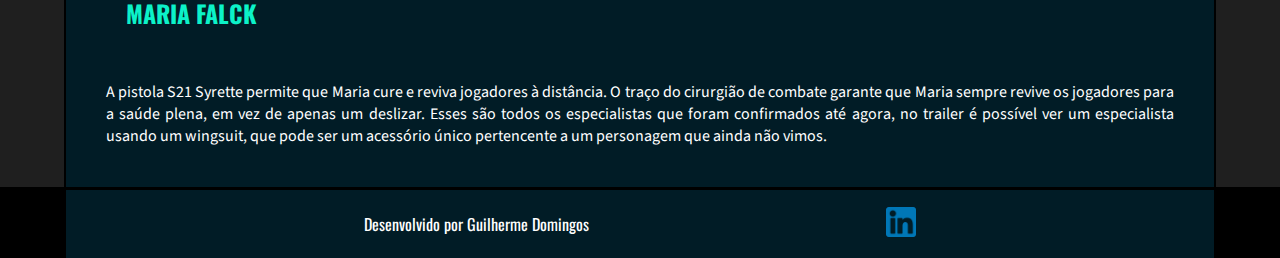
<file: site-battlefield/classes/classes.html>
<!DOCTYPE html>
<html lang="pt-br">
<head>
    <meta charset="UTF-8">
    <meta http-equiv="X-UA-Compatible" content="IE=edge">
    <meta name="viewport" content="width=device-width, initial-scale=1.0">
    <title>Battlefield 2042</title>
    <link rel="stylesheet" href="local.css">
    <link rel="stylesheet" href="../global.css">
</head>
<body>

        <div class="cantos canto01"></div>
        <div class="cantos canto02"></div>
        <div class="cantos"></div>
        <div class="cantos"></div>
        <div class="cantos"></div>
        <div class="cantos"></div>
        <div class="cantos"></div>
        <header>
            <div class="logo"><a href="../index.html"><img src="../imagens/Battlefield_2042_logo.svg.png" alt="logo"></a></div>
            <div>
                <nav>   
                    <div id="menu-burguer">
                        <input type="checkbox" name="dropdown" id="dropdown">
                        <label id="caixa-menu" for="dropdown">
                            <div class="dropdown">
                                <div class="traço01"></div>
                                <div class="traço02"></div>
                                <div class="traço03"></div>
                            </div>
                        </label>
                        <div class="menu">
                            <ul>
                                <li>
                                    <a href="../index.html" class="link">HOME</a>
                                    <div></div>
                                </li>
                                <li>
                                    <a href="../antecessores/antecessores.html" class="link">ANTECESSORES</a>
                                    <div></div>
                                </li>
                                <li>
                                    <a href="../loja/loja.html" class="link">LOJA</a>
                                    <div></div>
                                </li>
                                <li>
                                    <a href="../contato/contato.html" class="link">CONTATO</a>
                                    <div></div>
                                </li>
                                <li>
                                    <a href="classes.html" class="link">CLASSES</a>
                                    <div></div>
                                </li>
                            </ul>
                        </div>
                    </div>
                </nav>
            </div>
            <div id="menu-linear">
                <ul>
                    <li>
                        <a href="../index.html" class="link">HOME</a>
                        <div></div>
                    </li>
                    <li>
                        <a href="../antecessores/antecessores.html" class="link">ANTECESSORES</a>
                        <div></div>
                    </li>
                    <li>
                        <a href="../loja/loja.html" class="link">LOJA</a>
                        <div></div>
                    </li>
                    <li>
                        <a href="../contato/contato.html" class="link">CONTATO</a>
                        <div></div>
                    </li>
                    <li>
                        <a href="classes.html" class="link">CLASSES</a>
                        <div></div>
                    </li>
                </ul>
            </div>
        </header>
        <main>                
                <div class="bg01"></div>

                <h1>Battlefield 2042 apresenta os Especialistas, o novo sistema de classes</h1>

                <p>
                    O Battlefield 2042 mudou o sistema tradicional de quatro classes para que você jogue como Especialistas, são soldados com atributos e especialidades exclusivas.
                    Com base nas quatro classes do Battlefield, os Especialista têm uma especialidade e característica únicas enquanto o resto do loadout é totalmente personalizável. Você poderá entrar no Battlefield com seu Especialista favorito e equipar armas ou customizações a sua vontade.
                    Em Battlefield 2042, você jogará como soldados não patriarcados com habilidades únicas que pegaram em armas para garantir recursos mundiais cada vez menores, como comida, água e energia. Cada um desses especialistas exclusivos tem sua própria especialidade e característica que você pode usar para obter vantagem em combate.
                    Foi revelado sobre os primeiros quatro especialistas, mas a EA confirmou que Battlefield 2042 será lançado com dez. Escolher o especialista certo se resume a qual gadget e característica você é atraído, confira:
                </p>

                <h2>PYOTR 'BORIS' GUSKOVKSY</h2>

                <p>
                    A SG-36 Sentry Gun é uma torre que você pode usar para detectar e enfrentar os inimigos automaticamente. A característica Sentry Operator aumenta a eficiência da torre quando está perto dela.

                </p>

                <h2>WIKUS 'CASPER' VAN DAELE</h2>
                <p>
                    O OV-P Recon Drone é um drone voador que você pode operar. Você pode usá-lo para localizar inimigos e interromper a eletrônica com dardos EMP. Você pode voá-lo manualmente, mas também pode deixá-lo pairando no ar, onde continuará a apontar alvos, permitindo que você se mova para matar.
    
                    O sensor de movimento o ajudará a detectar ameaças de entrada. Parece mostrar quando você está sendo flanqueado por um prompt do HUD que o direciona em direção à ameaça.
                </p>

                <h2>WEBSTER MACKAY</h2>
                <p>
    
                    O Gancho com Garras permite que Webster crie novas rotas de travessia e flanqueie facilmente atiradores e esquadrões que estão escondidos em edifícios altos. O traço Ágil aumenta a agilidade do Webster ao mirar e fazer tirolesa.
                </p>

                <h2>MARIA FALCK</h2>
                
                <p>
    
                    A pistola S21 Syrette permite que Maria cure e reviva jogadores à distância. O traço do cirurgião de combate garante que Maria sempre revive os jogadores para a saúde plena, em vez de apenas um deslizar.
    
                    Esses são todos os especialistas que foram confirmados até agora, no trailer é possível ver um especialista usando um wingsuit, que pode ser um acessório único pertencente a um personagem que ainda não vimos.
                </p>

        </main>

        <footer>
            <div>
                <p>Desenvolvido por Guilherme Domingos</p>
            </div>
            <div>
                <a href="https://www.linkedin.com/in/guilherme-domingos-18b510118/" target="_blank"><img src="../imagens/linkedin.png" alt="social-media"></a>
            </div>       
        </footer>


</body>
</html>
</file>
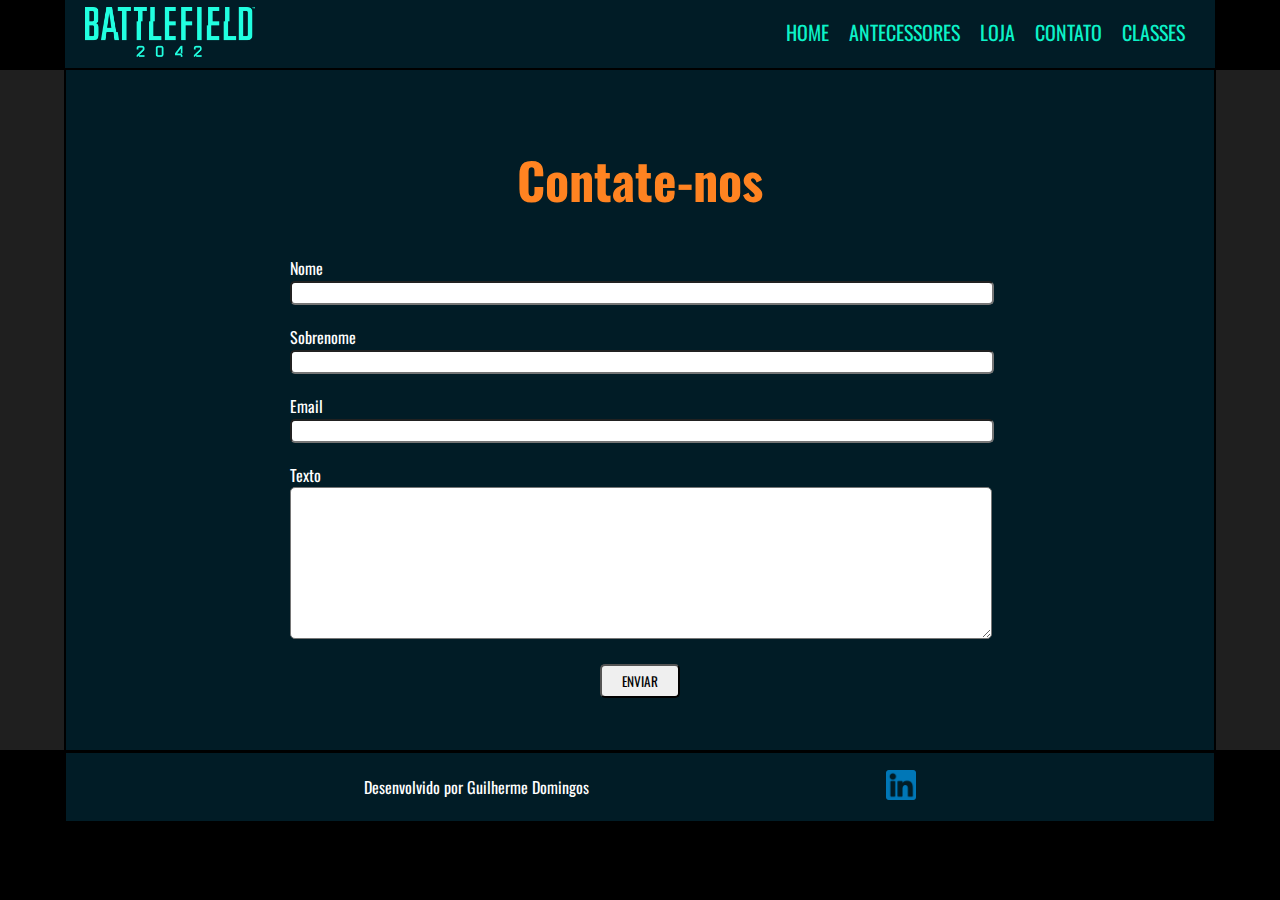
<file: site-battlefield/contato/contato.html>
<!DOCTYPE html>
<html lang="pt-br">
<head>
    <meta charset="UTF-8">
    <meta http-equiv="X-UA-Compatible" content="IE=edge">
    <meta name="viewport" content="width=device-width, initial-scale=1.0">
    <title>Battlefield 2042</title>
    <link rel="stylesheet" href="../global.css">
    <link rel="stylesheet" href="local.css">
</head>
<body>

        <div class="cantos canto01"></div>
        <div class="cantos canto02"></div>
        <div class="cantos"></div>
        <div class="cantos"></div>
        <div class="cantos"></div>
        <div class="cantos"></div>
        <div class="cantos"></div>
        <header>
            <div class="logo"><a href="../index.html"><img src="../imagens/Battlefield_2042_logo.svg.png" alt="logo"></a></div>
            <div>
                <nav>   
                    <div id="menu-burguer">
                        <input type="checkbox" name="dropdown" id="dropdown">
                        <label id="caixa-menu" for="dropdown">
                            <div class="dropdown">
                                <div class="traço01"></div>
                                <div class="traço02"></div>
                                <div class="traço03"></div>
                            </div>
                        </label>
                        <div class="menu">
                            <ul>
                                <li>
                                    <a href="../index.html" class="link">HOME</a>
                                    <div></div>
                                </li>
                                <li>
                                    <a href="../antecessores/antecessores.html" class="link">ANTECESSORES</a>
                                    <div></div>
                                </li>
                                <li>
                                    <a href="../loja/loja.html" class="link">LOJA</a>
                                    <div></div>
                                </li>
                                <li>
                                    <a href="contato.html" class="link">CONTATO</a>
                                    <div></div>
                                </li>
                                <li>
                                    <a href="../classes/classes.html" class="link">CLASSES</a>
                                    <div></div>
                                </li>
                            </ul>
                        </div>
                    </div>
                </nav>
            </div>
            <div id="menu-linear">
                <ul>
                    <li>
                        <a href="../index.html" class="link">HOME</a>
                        <div></div>
                    </li>
                    <li>
                        <a href="../antecessores/antecessores.html" class="link">ANTECESSORES</a>
                        <div></div>
                    </li>
                    <li>
                        <a href="../loja/loja.html" class="link">LOJA</a>
                        <div></div>
                    </li>
                    <li>
                        <a href="contato.html" class="link">CONTATO</a>
                        <div></div>
                    </li>
                    <li>
                        <a href="../classes/classes.html" class="link">CLASSES</a>
                        <div></div>
                    </li>
                </ul>
            </div>
        </header>
        <main>
            <div class="container">
                <h1>Contate-nos</h1>
                <div>
                    <label for="nome">Nome</label>
                    <input type="text" name="nome" id="nome">
                </div>
                <div>
                    <label for="sobrenome">Sobrenome</label>
                    <input type="text" name="sobrenome" id="sobrenome">
                </div>
                <div>
                    <label for="email">Email</label>
                    <input type="email" name="email" id="email">
                </div>
                <div>
                    <label for="texto">Texto</label>
                    <textarea name="texto" id="texto" cols="30" rows="10"></textarea>
                </div>
                <div class="enviar"><input id="enviar" type="button" value="ENVIAR"></div>
            </div>

        </main>

        <footer>
            <div>
                <p>Desenvolvido por Guilherme Domingos</p>
            </div>
            <div>
                <a href="https://www.linkedin.com/in/guilherme-domingos-18b510118/" target="_blank"><img src="../imagens/linkedin.png" alt="social-media"></a>
            </div>       
        </footer>


</body>
</html>
</file>
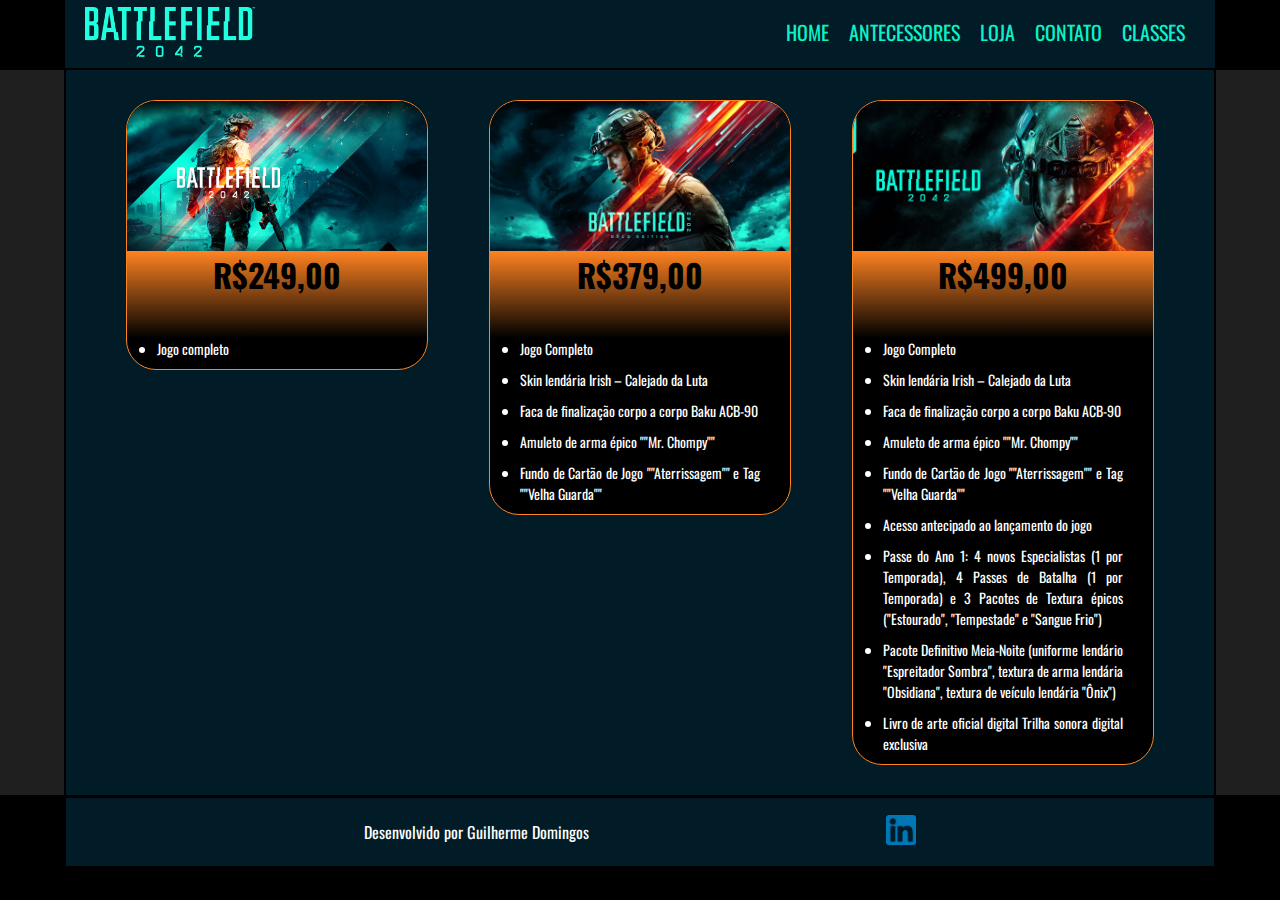
<file: site-battlefield/loja/loja.html>
<!DOCTYPE html>
<html lang="pt-br">
<head>
    <meta charset="UTF-8">
    <meta http-equiv="X-UA-Compatible" content="IE=edge">
    <meta name="viewport" content="width=device-width, initial-scale=1.0">
    <title>Battlefield 2042</title>
    <link rel="stylesheet" href="../global.css">
    <link rel="stylesheet" href="local.css">
</head>
<body>

        <div class="cantos canto01"></div>
        <div class="cantos canto02"></div>
        <div class="cantos"></div>
        <div class="cantos"></div>
        <div class="cantos"></div>
        <div class="cantos"></div>
        <div class="cantos"></div>
        <header>
            <div class="logo"><a href="../index.html"><img src="../imagens/Battlefield_2042_logo.svg.png" alt="logo"></a></div>
            <div>
                <nav>   
                    <div id="menu-burguer">
                        <input type="checkbox" name="dropdown" id="dropdown">
                        <label id="caixa-menu" for="dropdown">
                            <div class="dropdown">
                                <div class="traço01"></div>
                                <div class="traço02"></div>
                                <div class="traço03"></div>
                            </div>
                        </label>
                        <div class="menu">
                            <ul>
                                <li>
                                    <a href="../index.html" class="link">HOME</a>
                                    <div></div>
                                </li>
                                <li>
                                    <a href="../antecessores/antecessores.html" class="link">ANTECESSORES</a>
                                    <div></div>
                                </li>
                                <li>
                                    <a href="loja.html" class="link">LOJA</a>
                                    <div></div>
                                </li>
                                <li>
                                    <a href="../contato/contato.html" class="link">CONTATO</a>
                                    <div></div>
                                </li>
                                <li>
                                    <a href="../classes/classes.html" class="link">CLASSES</a>
                                    <div></div>
                                </li>
                            </ul>
                        </div>
                    </div>
                </nav>
            </div>
            <div id="menu-linear">
                <ul>
                    <li>
                        <a href="../index.html" class="link">HOME</a>
                        <div></div>
                    </li>
                    <li>
                        <a href="../antecessores/antecessores.html" class="link">ANTECESSORES</a>
                        <div></div>
                    </li>
                    <li>
                        <a href="loja.html" class="link">LOJA</a>
                        <div></div>
                    </li>
                    <li>
                        <a href="../contato/contato.html" class="link">CONTATO</a>
                        <div></div>
                    <li>
                        <a href="../classes/classes.html" class="link">CLASSES</a>
                        <div></div>
                    </li>
                </ul>
            </div>
        </header>
        <main>
            <div class="container">
                <div class="container-promo">
                    <div class="img-promo">
                        <img src="imagens/normal-edition.jpg" alt="">
                    </div>
                    <div class="content">
                        <h1>R$249,00</h1>
                        <ul>
                            <li>Jogo completo</li>
                        </ul>
                    </div>
                </div>
                    <div class="container-promo">
                    <div class="img-promo">
                        <img src="imagens/gold-edition.jfif" alt="">
                    </div>
                    <div class="content">
                        <h1>R$379,00</h1>
                        <ul>
                            <li>Jogo Completo</li>
                            <li>Skin lendária Irish – Calejado da Luta</li>
                            <li>Faca de finalização corpo a corpo Baku ACB-90</li>
                            <li>Amuleto de arma épico ""Mr. Chompy""</li>
                            <li>Fundo de Cartão de Jogo ""Aterrissagem"" e Tag ""Velha Guarda""</li>
                        </ul>
                    </div>
                </div>
                    <div class="container-promo">
                    <div class="img-promo">
                        <img src="imagens/ultimate-edition.jfif" alt="">
                    </div>
                    <div class="content">
                        <h1>R$499,00</h1>
                        <ul>
                            <li>Jogo Completo</li>
                            <li>Skin lendária Irish – Calejado da Luta</li>
                            <li>Faca de finalização corpo a corpo Baku ACB-90</li>
                            <li>Amuleto de arma épico ""Mr. Chompy""</li>
                            <li>Fundo de Cartão de Jogo ""Aterrissagem"" e Tag ""Velha Guarda""</li>
                            <li>Acesso antecipado ao lançamento do jogo</li>
                            <li> Passe do Ano 1: 4 novos Especialistas (1 por Temporada), 4 Passes de Batalha (1 por Temporada) e 3 Pacotes de Textura épicos ("Estourado", "Tempestade" e "Sangue Frio")</li>
                            <li>  Pacote Definitivo Meia-Noite (uniforme lendário "Espreitador Sombra", textura de arma lendária "Obsidiana", textura de veículo lendária "Ônix")</li>
                            <li>Livro de arte oficial digital
                                Trilha sonora digital exclusiva</li>
                        </ul>
                    </div>
                </div>
            </div>
        </main>

        <footer>
            <div>
                <p>Desenvolvido por Guilherme Domingos</p>
            </div>
            <div>
                <a href="https://www.linkedin.com/in/guilherme-domingos-18b510118/" target="_blank"><img src="../imagens/linkedin.png" alt="social-media"></a>
            </div>       
        </footer>


</body>
</html>
</file>
<file: site-battlefield/global.css>
@import url('https://fonts.googleapis.com/css2?family=Oswald:wght@500;600;700&display=swap');
@import url('https://fonts.googleapis.com/css2?family=Bebas+Neue&display=swap');
@import url('https://fonts.googleapis.com/css2?family=Source+Sans+Pro:ital,wght@0,200;0,400;0,600;0,700;0,900;1,200;1,300;1,400;1,600;1,700;1,900&display=swap');

:root{
    --cor-fundo: #011C26;
    --cor-fundo-titulo: #025159;
    --cor-titulo: #0CF2C8;
    --cor-texto: #0AA696;
    --cor-destaque: #FF8321;

    --fonte-padrao:'Oswald', sans-serif;
    --fonte-destaque:'Bebas Neue', cursive;
    --fonte-texto: 'Source Sans Pro', sans-serif;
}

*{
    margin: 0px;
    padding: 0px;
    font-family: var(--fonte-padrao);
    color: white;
}

body{
    display: grid;
    grid-template-columns: 0.5fr 9fr 0.5fr;
    grid-template-rows: 68px 9fr 68px;
    background-color: black;
    grid-gap: 2px;
}

/* início header*/

header{
    display: flex;
    justify-content: space-between;
    align-items: center;
    grid-row: 1/2;
    height: 68px;
    width: 89.8%;
    background-color: var(--cor-fundo);
    position: fixed;
    left: 5.1%;
    border-bottom: 1px solid black;
    z-index: 2;
}


.logo{
    height: 68px;
    margin-left: 20px;
    align-items: center;
    display: flex;
}

.logo img{
    height: 50px;
}

/*menu dropdown*/


@media (min-width: 800px) {
    #menu-burguer{
        display: none;
    } 
}

/*início da caixa*/

.dropdown{
    border: 2px solid var(--cor-titulo);
    border-radius: 5px;
    width: 40px;
    height: 40px;
    cursor: pointer;
    display: flex;
    flex-direction: column;
    justify-content: space-evenly;
    align-items: center;
    transition-duration: 1s;
}

.dropdown:hover{
    background-color: var(--cor-destaque);
}

.dropdown div{
    width: 30px;
    height: 7px;
    background-color: var(--cor-titulo);
    border-radius: 3px;
}

#caixa-menu{
    width: 40px;
    height: 40px;
    display: block;
    margin: 10px 10px 10px auto;
}

#dropdown{
    display: none;
}

/*final da caixa*/




/*início da lista*/

.menu{
    height: 0px;
    overflow: hidden;
    transition-duration: 0.5s;
}

#dropdown:checked ~ .menu {
    height: 200px;    
}

.menu{
    position: absolute;
    top: 69px;
    left: 0;
    width: 100%;
}

.menu li {
    background-color:black;
    border: 1px solid var(--cor-fundo-titulo);
    list-style: none;
    text-align: center;
    height: 40px;
    display: flex;
    justify-content: center;
    align-items: center;
    box-sizing: border-box;
    opacity: 90%;
    transition-duration: 1s;
}

.menu li:hover {
    opacity: 100%;
}

.menu .link {
    color: var(--cor-titulo);
    font-weight: 900;
    text-decoration: none;
    width: 100%;
    transition-duration: 0.5s;
    height: 40px;
    display: flex;
    align-items: center;
    justify-content: center;
}

.menu .link:hover {
    color: var(--cor-destaque);
    opacity: 100%;
}


/*final da lista*/




/*início das animações*/

#dropdown:checked ~ label > .dropdown > .traço01{
    transform: translateY(11.5px) rotate(45deg);
    transition: 0.3s;
}

#dropdown:checked ~ label > .dropdown > .traço02{
    opacity: 0;
    transition: 0.3s;
}

#dropdown:checked ~ label > .dropdown > .traço03{
    transform: translateY(-11.5px) rotate(-45deg);
    transition: 0.3s;
}

#dropdown ~ label > .dropdown > .traço01{
    transform: translateY(0px) rotate(0deg);
    transition: 0.3s;
}

#dropdown ~ label > .dropdown > .traço02{
    opacity: 100%;
    transition: 0.3s;
}

#dropdown ~ label > .dropdown > .traço03{
    transform: translateY(0px) rotate(0deg);
    transition: 0.3s;
}

/*fim das animações*/

/*menu dropdown*/



#menu-linear{
    display: none;
}

@media (min-width: 800px) {
    #menu-linear{
        display: block;
    } 
}

#menu-linear ul{
    display: flex;
    list-style: none;
    margin-right: 20px;
}

#menu-linear ul li a{
    padding: 10px;
    font-size: 20px;
    text-decoration: none;
    color: var(--cor-titulo);
    transition-duration: 0.5s;
}

#menu-linear ul li div{
height: 5px;
background-color: var(--cor-fundo-titulo);
margin: auto 5px;
opacity: 0;
transition-duration: 0.5s;
}

#menu-linear ul li:hover div{
    background-color: var(--cor-destaque);
    opacity: 100%;
    }

#menu-linear ul li:hover a{
    color: var(--cor-destaque);
    }


/* fim header*/

/* fim main*/

main{
    grid-column: 2/3;
    grid-row: 2/3;
    background-color: var(--cor-fundo);
}

/* fim main*/

/* inicio footer*/

footer{
    grid-column: 2/3;
    grid-row: 3/4;
    height: 68px;
    background-color: var(--cor-fundo);
    border-top: 1px solid black;
    display: flex;
    justify-content: space-evenly;
    align-items: center;
}

footer img{
    width: 30px;
}

/* fim footer*/

/* adicional */

.cantos{
    background-color: black;
}

.cantos:nth-child(n+4):nth-child(-n+5){
    background-color: rgb(31, 31, 31);
}
/* adicional */
</file>
<file: site-battlefield/local.css>
/* inicio main*/

.bg-top{
    background-image: url(imagens/EGS_Battlefield2042_DICE_S1_2560x1440-36f16374c9c29a18a46872795b483d72.jfif);
    background-size: cover;
    background-attachment: fixed;
    background-repeat: no-repeat;
    background-position: center top;
    height: 70vh;
    border: 1px solid black;
}

.container-article{
    width: 80%;
    min-height: 70vh;
    max-height: auto;
    margin: auto;
    display: flex;
    flex-direction: column;
    justify-content: center;
}

main h1{
    color: var(--cor-destaque);
    padding: 10px 10px 10px 40px;
    background-image: linear-gradient(to bottom, black, #011C26);
    text-align: center;
}

main h2{
    color: var(--cor-titulo);
    padding: 10px 10px 10px 60px;

}

main p{
    margin: 40px;
    text-align: justify;
    font-family: var(--fonte-texto);
}

main ul{
    margin: 40px 40px 40px 100px
}

.bg01{
    background-image: url(imagens/bg01.jfif);
    background-size: cover  ;
    background-attachment: fixed;
    background-repeat: no-repeat;
    background-position:center top;
    background-position-y: center;
    height: 70vh;
    border: 1px solid black
    }

.bg02{
    background-image: url(imagens/bg02.png);
    background-size: cover  ;
    background-attachment: fixed;
    background-repeat: no-repeat;
    background-position:center top;
    background-position-y: center;
    height: 70vh;
    border: 1px solid black;
    }

.bg03{
    background-image: url(imagens/bg03.png);
    background-size: cover  ;
    background-attachment: fixed;
    background-repeat: no-repeat;
    background-position:center top;
    background-position-y: center;
    height: 70vh;
    border: 1px solid black;
    }

.bg04{
    background-image: url(imagens/bg04.jfif);
    background-size: cover  ;
    background-attachment: fixed;
    background-repeat: no-repeat;
    background-position:center top;
    background-position-y: center;
    height: 70vh;
    border: 1px solid black;
    }

/* fim main*/
</file>
<file: Template-cozinha-planejada/style.css>
@import url('https://fonts.googleapis.com/css2?family=Inter:wght@100;200;300;400;500;600;700;800;900&display=swap');

*{
    font-family: 'Inter', sans-serif;
}

body{
    margin: 0;
    padding: 0;
    background-color: rgb(250, 234, 209);
}

header{
    display: flex;
    height: auto;
    background-color: rgb(0, 0, 0);
    justify-content: space-between;
    align-items: center;
}

header > .logo{
    color: blanchedalmond;
    margin-left: 40px;
}

header > nav > ul{
    display: flex;
    flex-wrap: wrap ;
    margin-right: 40px;
}

header > nav > ul > li{
    margin: 10px 0px;
}

header > nav > ul > li > a{
    margin-right: 40px;
    text-decoration: none;
    font-size: 20px;
    font-weight: bold;
    color: blanchedalmond;
}

main{
    display: flex;
}

.lat{
    width: 80px;
    background-color: black;
    border-right: 3px solid rgb(177, 94, 0);
}

.produtos{
    display: grid;
    grid-template-areas: "item item item"; 
    justify-content: space-around; 
    align-content: space-around;
    width: 98vw;
    height: 82.6vh;
    overflow: hidden;
    margin: auto;
    border-top: 3px solid rgb(177, 94, 0);
}

.produtos > .item > img{
    width: 100%;
    border: 1px solid black;
    box-sizing: border-box;
    transition: 0.5s;
    filter: grayscale(1);
}

.produtos > .item > img:hover{
    filter: contrast(1.2);
}

.produtos > .item > p{
    text-align: center;
    margin-top: 5px;
    font-size: 20px;
}

.item{
    background-color: rgb(243, 181, 130);
    width: 300px;
    height: 200px;
    grid-area: "item";
    box-shadow: 5px 5px 10px black;
    border-bottom-left-radius: 20px;
    border-bottom-right-radius: 20px;
    margin: 20px;
    border: 1px solid black;
}

/*footer*/

footer{
    background-color: rgb(243, 181, 130);
    border-top: 1px solid black;
    text-align: center;
    font-weight: bold;
}

footer > p {
    margin: 0%;
    padding: 4px;
}


/*responsividade*/

@media (max-width: 940px){
    .produtos{
        display: grid;
        grid-template-areas: "item item";  
        justify-content: space-evenly;
    }   
}
    @media (max-width: 660px){
        .produtos{
            display: grid;
            grid-template-areas: "item";  
            justify-content: space-evenly;
        }   
    }
</file>
<file: Template-de-tecnologia/globalstyle.css>
@import url('https://fonts.googleapis.com/css2?family=Fredoka+One&display=swap');

*{
    margin: 0%;
}

body{
    background-color: rgb(197, 200, 212);
    display: grid;
    grid-template-columns: 95vw;
    grid-template-rows: auto auto auto;
    grid-template-areas: "header" "main" "footer";
    justify-content: center;
}

header{
    display: flex;
    flex-wrap: wrap;
}

.container-header{
    background-color: rgb(97, 186, 221);
    display: flex;
    align-items: center;
    justify-content: space-between;
    height: auto;
    border-bottom-left-radius: 20px;
    border-bottom-right-radius: 20px;
    grid-area: "header";
    border: 1px solid black;
    flex-wrap: wrap;
    overflow: hidden;
    width: 100%;
}

.container-header > .logo{
    margin-left: 20px;
    color: rgb(4, 48, 68);
    font-family: 'Fredoka One', cursive;
}

.container-header > div > input{
    height: 25px;
    border-radius: 10px;
}

.container-header > div > a > img{
    height: 20px;
    vertical-align: middle;
}

.container-header > .menu> ul{
    display: flex;
    flex-wrap: wrap;
}

.container-header > .menu> ul > li{
    list-style: none;
    height: 70px;
}

.container-header > .menu> ul > li > a{
    display: block;
    text-decoration: none;
    font-weight: bold;
    color: rgb(4, 48, 68);
    box-sizing: border-box;
    height: 70px;
    padding: 24px 20px;
    font-family: 'Fredoka One', cursive;

}

.container-header > .menu> ul > li > a:hover{
    background-color: rgb(5, 69, 80);
    color: white;
}


/*main*/

main{
    grid-area: "main";
}

.container-main{
    display: flex;
    justify-content: center;
    flex-wrap: wrap;
}

.container-main > div{
    border: 2px solid black;
    border-bottom: 0px;
    margin: 23px 10px 23px;
    background-color: rgb(253, 253, 253);
    border-top-left-radius: 10px;
    border-top-right-radius: 10px;
    border-bottom-left-radius: 10px;
    border-bottom-right-radius: 10px;
    color: rgb(4, 48, 68);
    box-shadow: 5px 5px 7px rgba(0, 0, 0, 0.664);
    width: 250px;
    text-align: center;
    font-family: 'Fredoka One', cursive;
    transition-duration: 1s;
}

.container-main > div:hover{
    margin-top: 23px;
    background-color: rgb(3, 21, 122);
    width: 300px;
}

.container-main > div:hover > p {
    color: white;
}

.container-main > div > .titulo{
    background-color: rgb(97, 186, 221);
    margin: -1px;
    border-top-left-radius: 10px;
    border-top-right-radius: 10px;
    padding: 10px;
    font-size: 0.7em;
    border: 1px solid black;
}

.container-main > div > p{
    width: 220px;
    margin: 30px auto;
    font-family: Arial, Helvetica, sans-serif;
    text-shadow: 2px 2px 3px rgb(133, 131, 131);
}

.container-main > div > img{
    width: 200px;
}

/*footer*/

footer{
    grid-area: "footer";
    background-color: rgb(97, 186, 221);
    display: flex;
    flex-wrap: wrap;
    justify-content: center;
    align-items: center;
    font-family: Arial, Helvetica, sans-serif;
    color: black;
    border-top-left-radius: 20px;
    border-top-right-radius: 20px; 
    border:1px solid black;
    justify-content: space-around;
    height: 52px;
}

footer > div > p {
    text-align: center;
    font-size: 0.8em;
    position: sticky;
    bottom: 0px;
}

footer > div > a > img {
    margin: 3px;
    width: 25px;
}

footer > .social{
    display: flex;
    flex-wrap: wrap;
}
</file>
<file: site-battlefield/antecessores/local.css>
:root{
    --cor-fundo: #011C26;
    --cor-fundo-titulo: #025159;
    --cor-titulo: #0CF2C8;
    --cor-texto: #0AA696;
    --cor-destaque: #FF8321;

    --fonte-padrao:'Oswald', sans-serif;
    --fonte-destaque:'Bebas Neue', cursive;
    --fonte-texto: 'Source Sans Pro', sans-serif;
}

*{
    margin: 0px;
    padding: 0px;
    font-family: var(--fonte-padrao);
    color: white;
}

main{
    display: grid;
    grid-template-columns: 1fr 1fr;
    background-color: var(--cor-fundo);
}

main > div{
    border: 1px solid var(--cor-destaque);
    border-top: none;
}

main > .img-artigo {
    height: auto;
    align-content: center;
    display: flex;
    align-items: center;
    justify-content: center;
}

main > .artigo{
display: flex;
flex-direction: column;
justify-content: center;
text-align: justify;
}

main > .artigo > p{
    font-family: var(--fonte-texto);
    margin: 20px;
}


main > div > img {
    box-sizing: border-box;
    width: 100%;
    min-width: 200px;
    filter: grayscale(1);
    transition-duration: 1s;
}

main > div > img:hover {
    filter: grayscale(0);
}

main > div > img:hover {
    opacity: 100%;
}

main h1 {
    color: var(--cor-destaque);
    padding: 20px;
}


body > main > .pintar {
    background-color: black;
}

@media (max-width: 800px) {
    main{
        display: flex;
        flex-wrap: wrap;
    } 
}

@media (max-width: 800px) {
    body > main > .img {
        background-color: black;
        }
}

@media (max-width: 800px) {
    body > main > .artigo {
        background-color: var(--cor-fundo-titulo);
        }
}
</file>
<file: site-battlefield/classes/local.css>
/* inicio main*/
.container-article{
    width: 80%;
    min-height: 70vh;
    max-height: auto;
    margin: auto;
    display: flex;
    flex-direction: column;
    justify-content: center;
}

main h1{
    color: var(--cor-destaque);
    padding: 10px 10px 10px 40px;
    background-image: linear-gradient(to bottom, black, #011C26);
    text-align: center;
}

main h2{
    color: var(--cor-titulo);
    padding: 10px 10px 10px 60px;

}

main p{
    margin: 40px;
    text-align: justify;
    font-family: var(--fonte-texto);
}

.bg01{
    background-image: url(imagens/bg01.jpg);
    background-size: cover  ;
    background-attachment: fixed;
    background-repeat: no-repeat;
    background-position: top center;
    background-position-y: 68px;
    height: 70vh;
    }


/* fim main*/
</file>
<file: site-battlefield/contato/local.css>
:root{
    --cor-fundo: #011C26;
    --cor-fundo-titulo: #025159;
    --cor-titulo: #0CF2C8;
    --cor-texto: #0AA696;
    --cor-destaque: #FF8321;

    --fonte-padrao:'Oswald', sans-serif;
    --fonte-destaque:'Bebas Neue', cursive;
    --fonte-texto: 'Source Sans Pro', sans-serif;
}

*{
    margin: 0px;
    padding: 0px;
    font-family: var(--fonte-padrao);
    color: white;
}

.container{
    margin: auto;
    display: flex;
    flex-direction: column;
    align-items: center;
    justify-content: center;
    height: 680px;
}

.container > h1{
    margin: 30px auto;
    font-size: 50px;
    color: var(--cor-destaque);
}

.container > div{
    min-width: 200px;
    max-width: 700px;
    margin: 10px auto;
    width: 90%;
}

.container > div > label{
    display: block;
    width: 100%;
}

.container > div > input{
    width: 100%;
    border-radius: 5px;
    color: black;
    text-align: top;
}

.enviar{
    display: flex;
    justify-content: center;
}

#enviar{
    width: auto;
    padding: 5px 20px;
    border-radius: 5px;
    color: black;
}

#texto{
    height: 150px;
    width: 100%;
    border-radius: 5px;
    color: black;
}
</file>
<file: site-battlefield/loja/local.css>
:root{
    --cor-fundo: #011C26;
    --cor-fundo-titulo: #025159;
    --cor-titulo: #0CF2C8;
    --cor-texto: #0AA696;
    --cor-destaque: #FF8321;

    --fonte-padrao:'Oswald', sans-serif;
    --fonte-destaque:'Bebas Neue', cursive;
    --fonte-texto: 'Source Sans Pro', sans-serif;
}

*{
    margin: 0px;
    padding: 0px;
    font-family: var(--fonte-padrao);
    color: white;
}

.container{
    display: flex;
    flex-wrap: wrap;
    justify-content: space-evenly;
    align-items: flex-start;
}

.container-promo{
    border: 1px solid var(--cor-destaque);
    border-radius: 30px;
    margin: 30px 0px;
    overflow: hidden;
    background-color: black;

}

.container-promo:hover{
    transform: scale(105%);
}

.container-promo > .content > h1{
    color: black;
    padding: 0px 20px 40px 20px;
    background-image: linear-gradient(to bottom, var(--cor-destaque), black);
    text-align: center;
}

.container-promo > .content > ul > li{
    text-align: justify;
    margin: 0px 30px 10px 30px;
    font-size: 14px;
}

.img-promo{
    min-width: 250px;
    max-width: 300px;
    max-height: 150px;
    overflow: hidden;
}

.img-promo > img{
    width: 100%;
}

.content{
    max-width: 300px;
}
</file>
